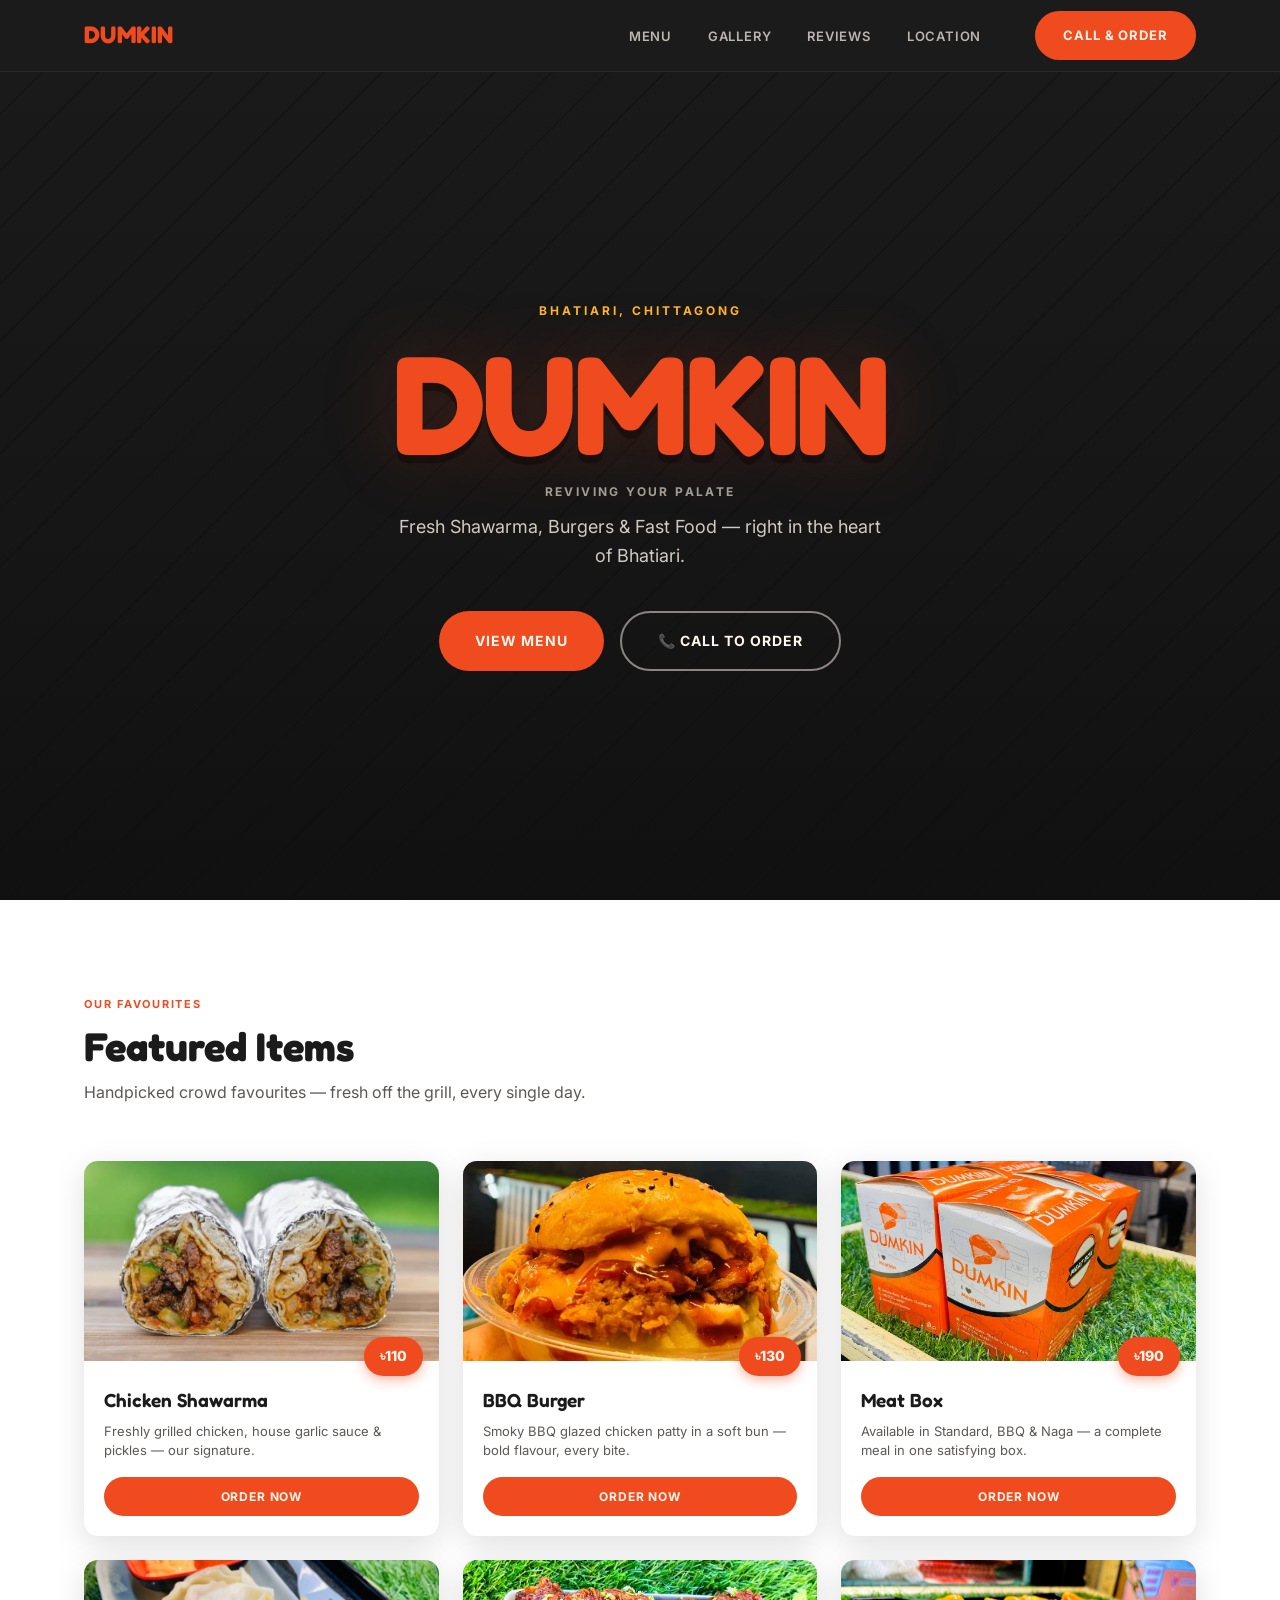
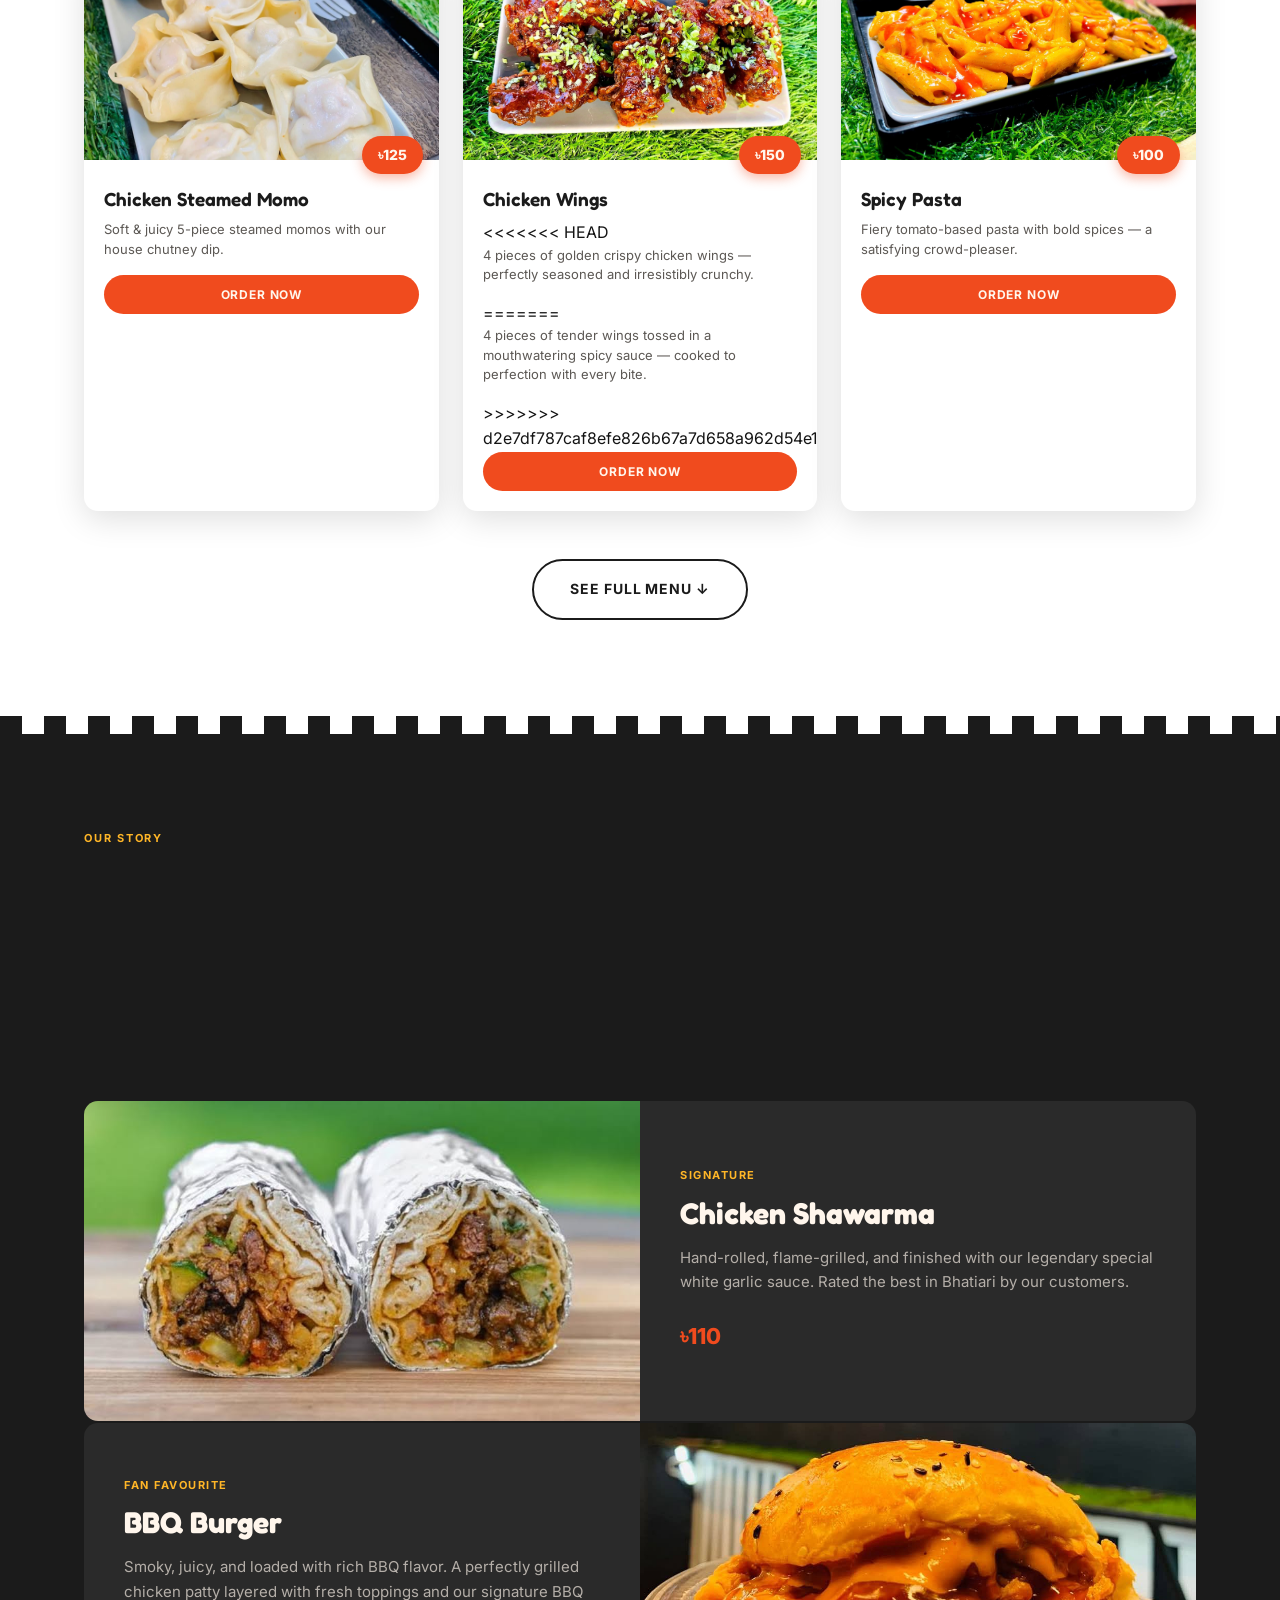
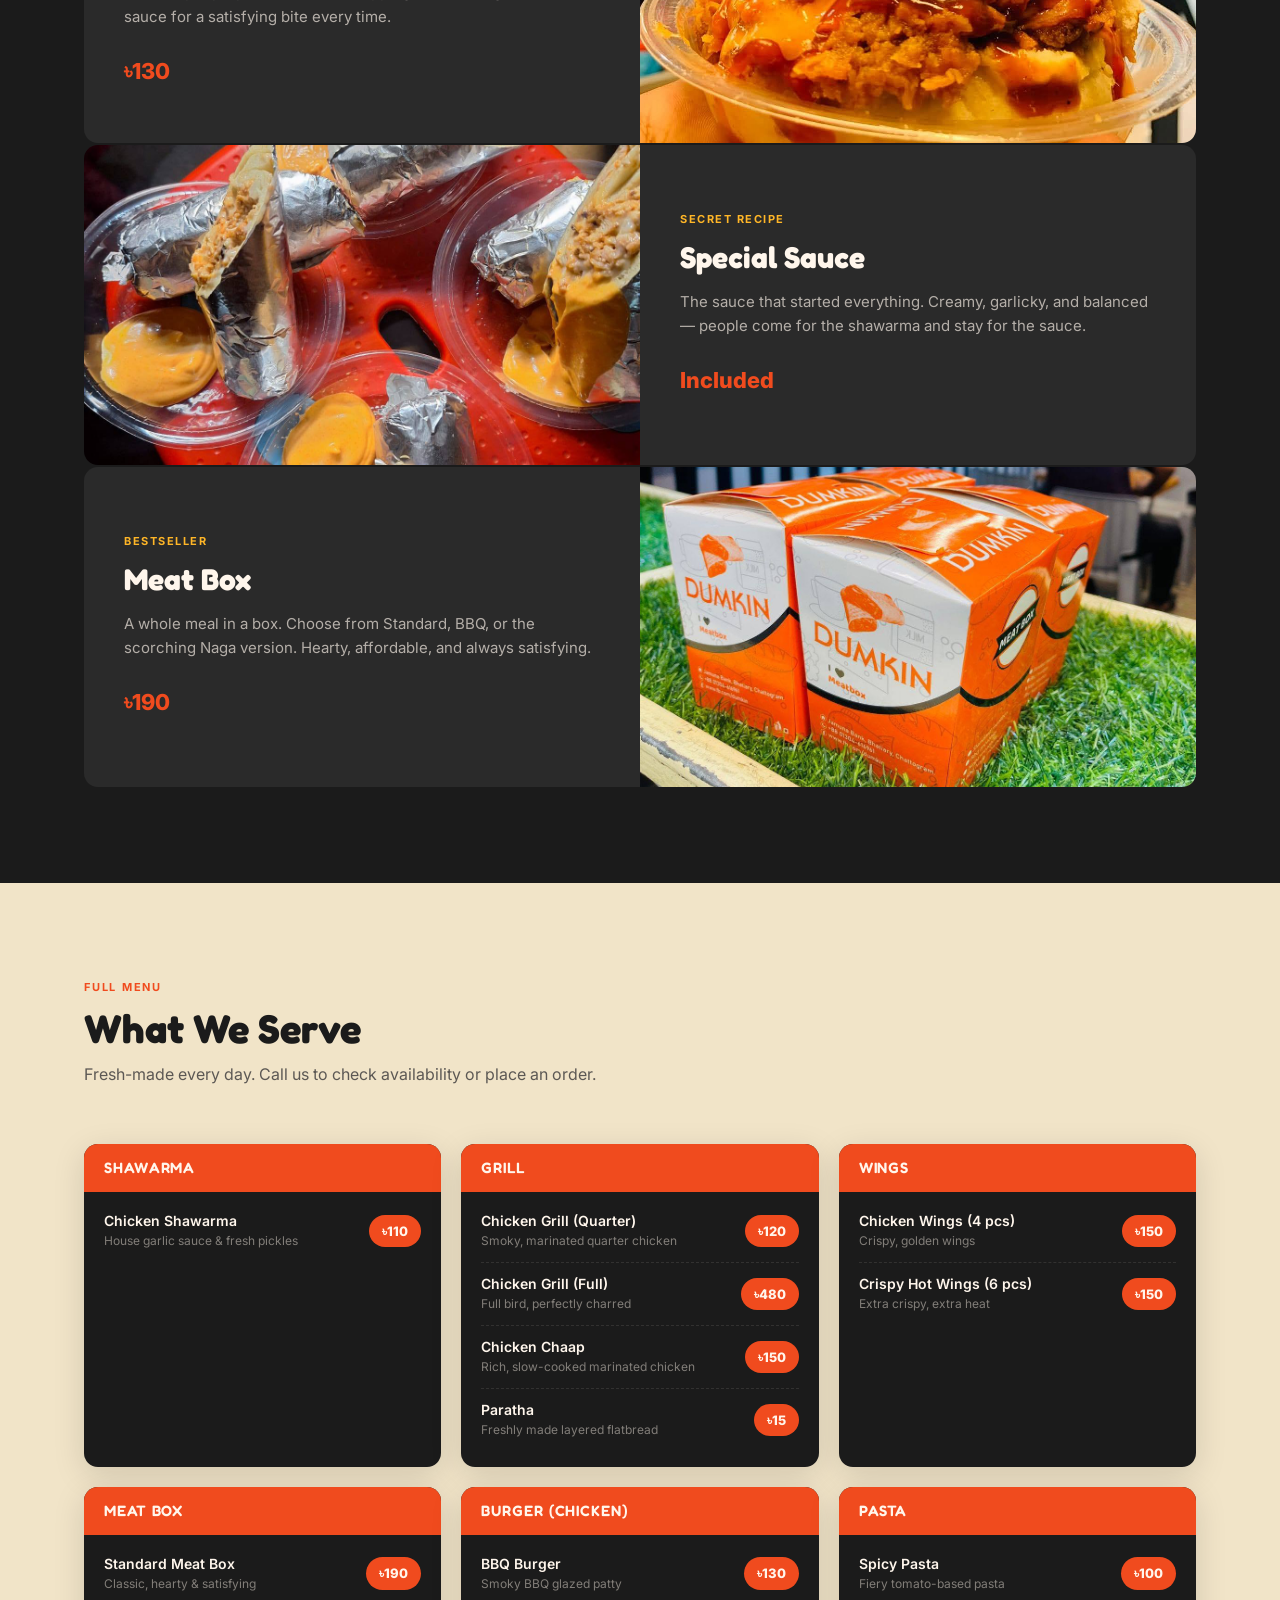
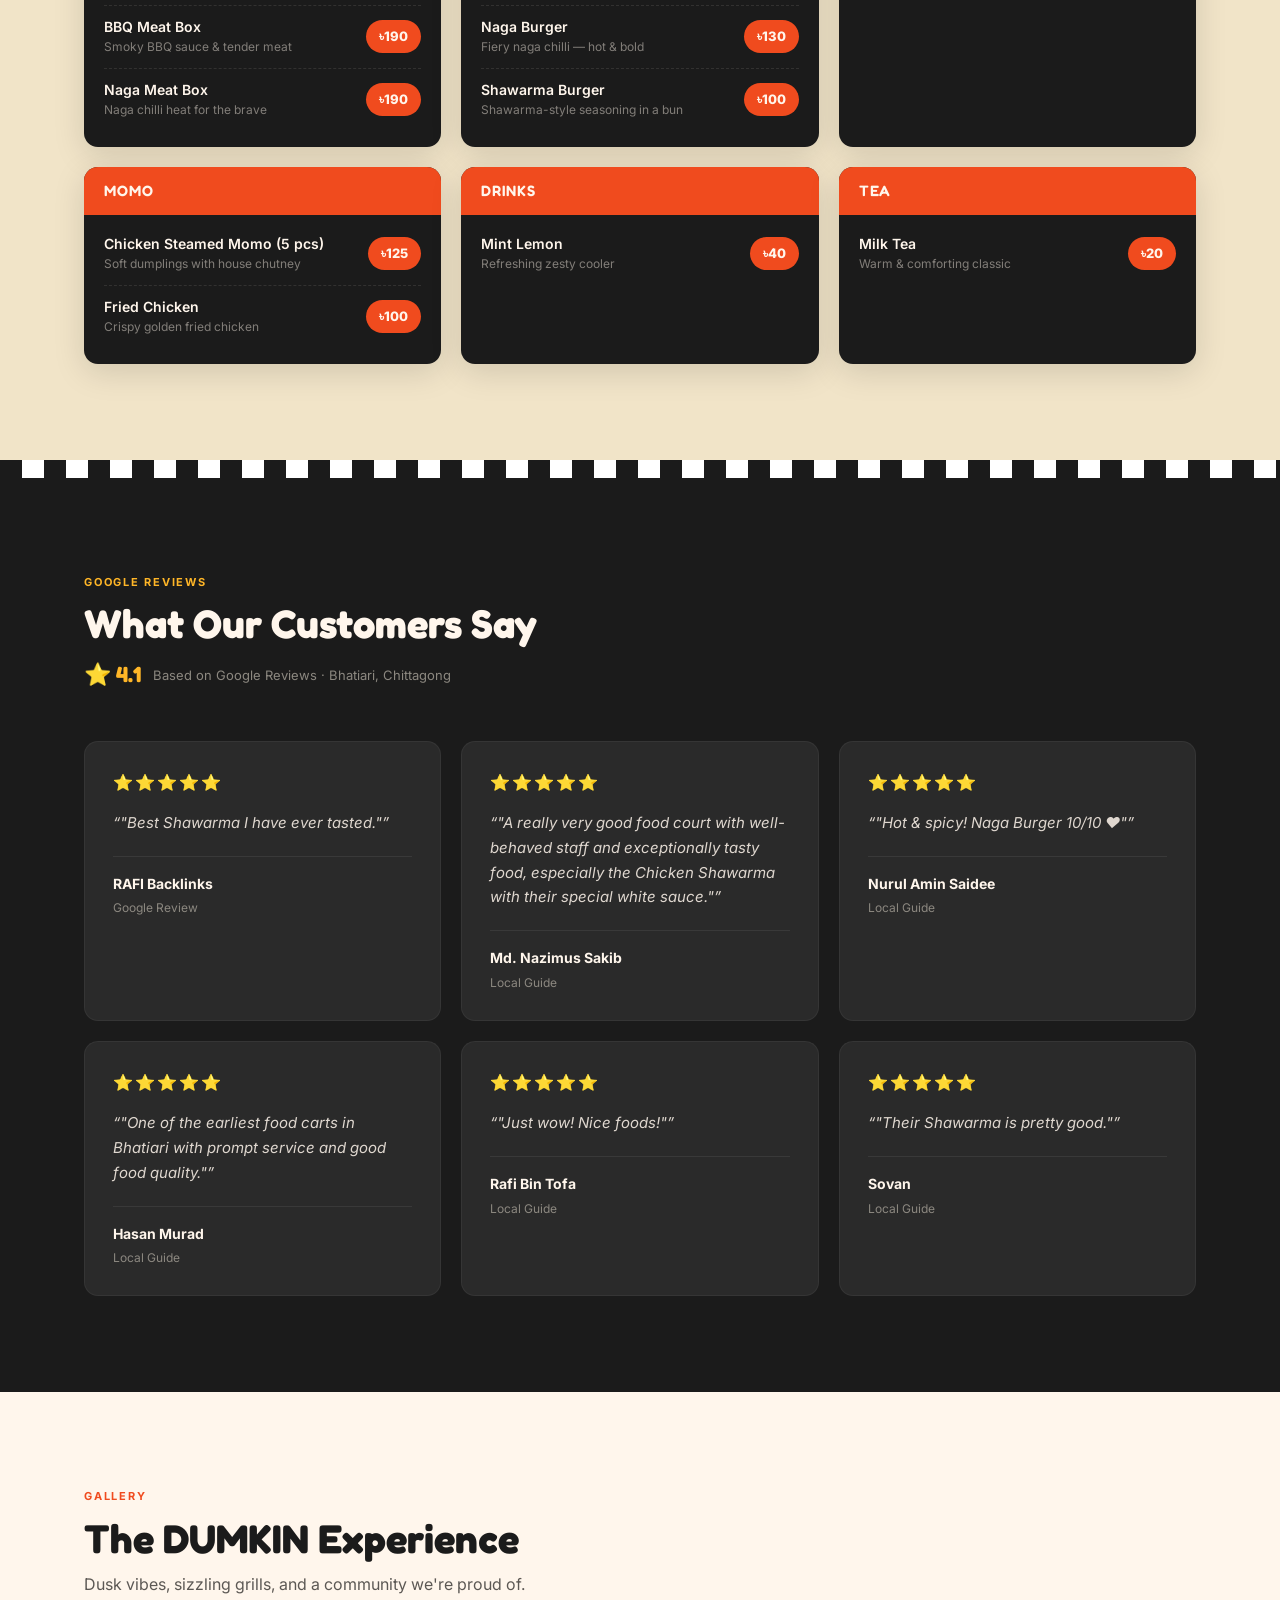
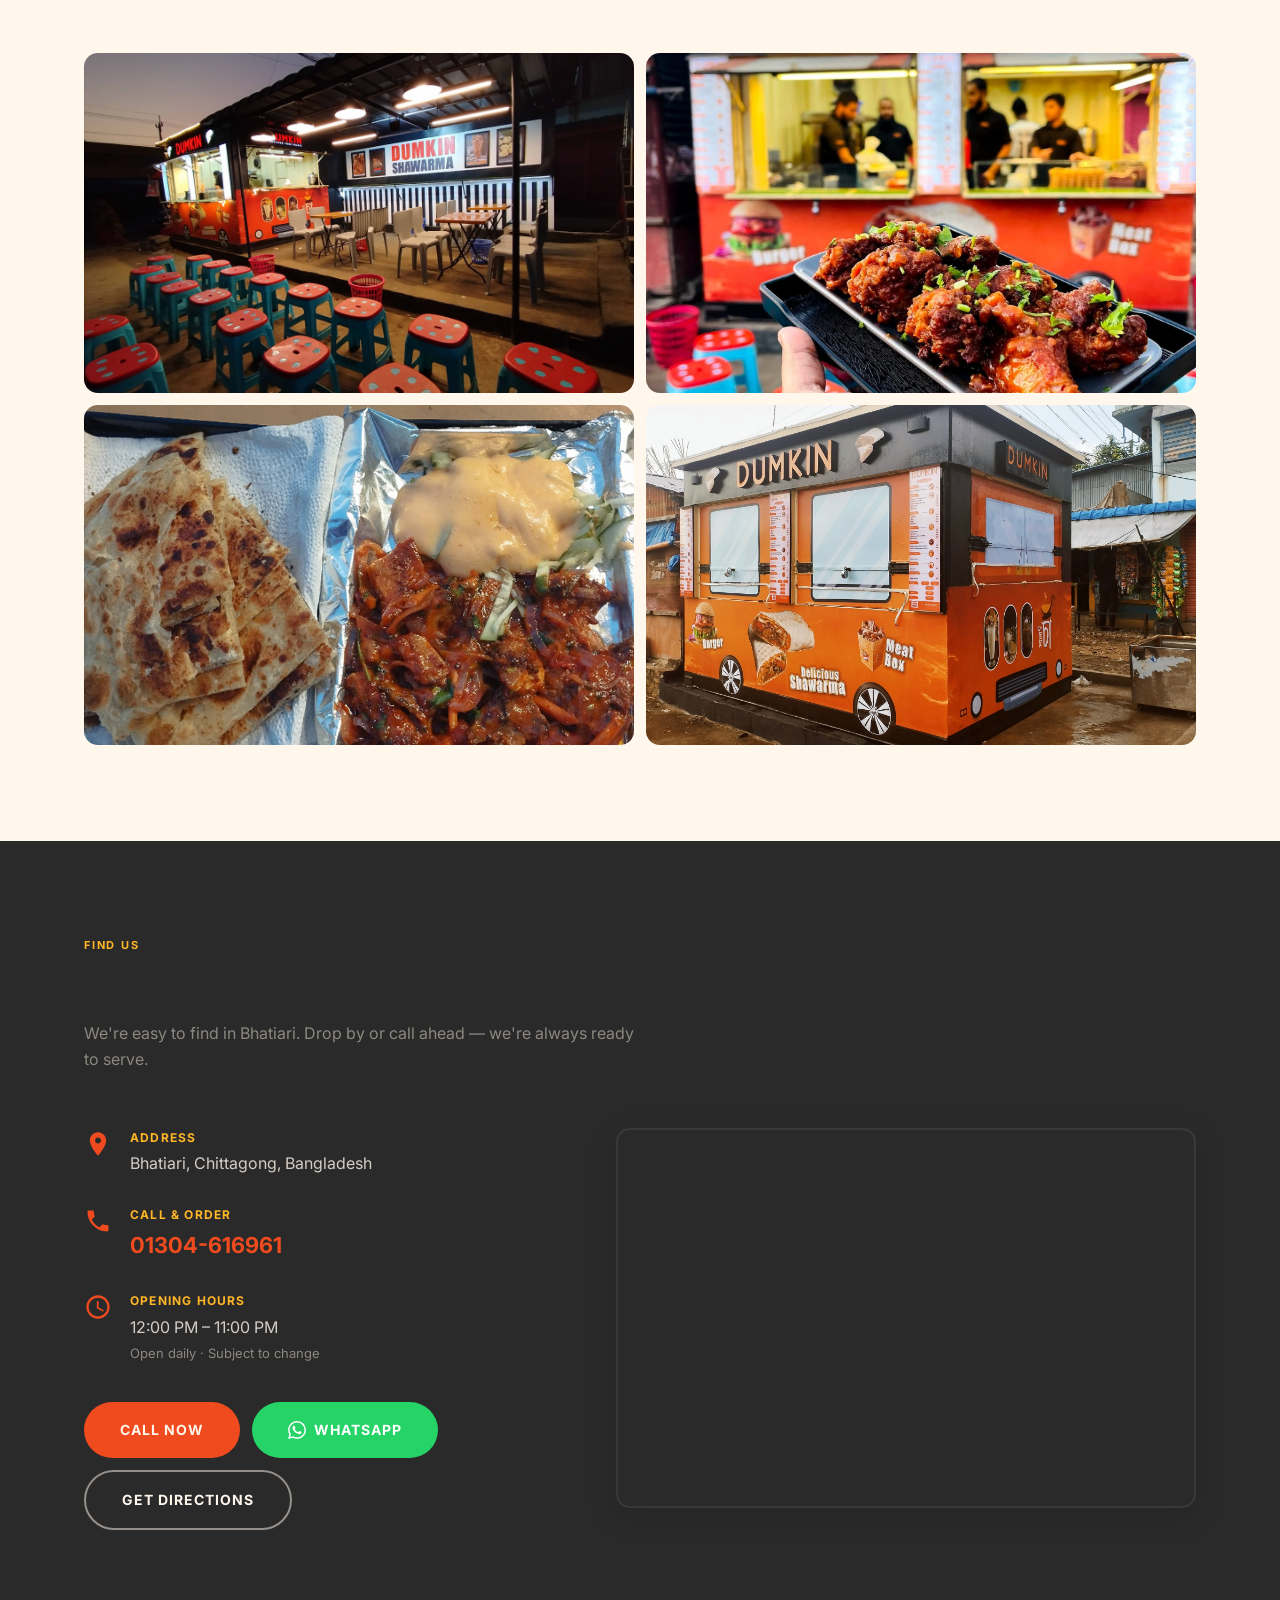
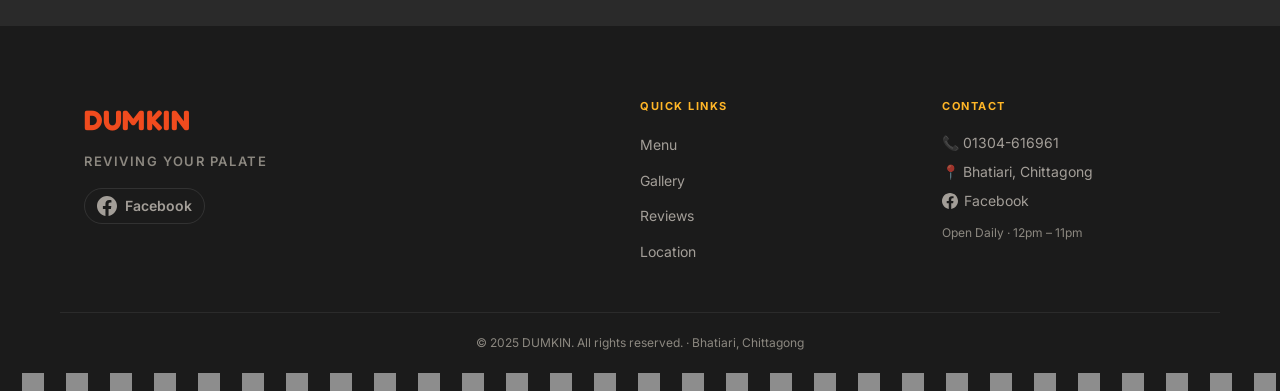
<file: index.html>
<!DOCTYPE html>
<html lang="en">

<head>
  <meta charset="UTF-8">
  <meta name="viewport" content="width=device-width, initial-scale=1.0">
  <title>DUMKIN — Fresh Shawarma, Burgers & Fast Food in Bhatiari, Chittagong</title>
  <meta name="description"
    content="DUMKIN is Bhatiari's most popular fast-food destination serving freshly prepared Chicken Shawarma, BBQ Burgers, Meat Box, Momos and more. Accessible to all of Chittagong. Call to order: 01304616961.">
  <meta name="keywords"
    content="Dumkin, Bhatiari, Chittagong, fast food, shawarma, burger, momos, meat box, Naga burger, food cart">
  <link rel="preconnect" href="https://fonts.googleapis.com">
  <link rel="preconnect" href="https://fonts.gstatic.com" crossorigin>
  <link
    href="https://fonts.googleapis.com/css2?family=Fredoka:wght@400;500;600;700&family=Inter:ital,wght@0,400;0,500;0,600;0,700;0,800;1,400&display=swap"
    rel="stylesheet">
  <link rel="stylesheet" href="style.css">
</head>

<body>

  <!-- ==================== NAVIGATION ==================== -->
  <nav class="nav" id="nav" role="navigation" aria-label="Main navigation">
    <div class="nav__inner">
      <a href="#hero" class="nav__logo" aria-label="DUMKIN Home">DUMKIN</a>
      <ul class="nav__links" id="nav-links" role="list">
        <li><a href="#menu" class="nav__link">Menu</a></li>
        <li><a href="#gallery" class="nav__link">Gallery</a></li>
        <li><a href="#reviews" class="nav__link">Reviews</a></li>
        <li><a href="#visit" class="nav__link">Location</a></li>
      </ul>
      <a href="tel:01304616961" class="btn btn-primary nav__cta" id="nav-cta">Call & Order</a>
      <button class="nav__burger" id="nav-burger" aria-label="Open menu" aria-expanded="false"
        aria-controls="nav-links">
        <span></span><span></span><span></span>
      </button>
    </div>
  </nav>

  <!-- ==================== HERO ==================== -->
  <section class="hero" id="hero" aria-label="Hero">
    <div class="hero__bg">
      <div class="hero__scrim"></div>
      <div class="hero__texture"></div>
    </div>
    <div class="hero__content">
      <p class="hero__eyebrow">Bhatiari, Chittagong</p>
      <h1 class="hero__title">DUMKIN</h1>
      <p class="hero__tagline">Reviving Your Palate</p>
      <p class="hero__sub">Fresh Shawarma, Burgers & Fast Food — right in the heart of Bhatiari.</p>
      <div class="hero__actions">
        <a href="#menu" class="btn btn-primary btn--lg" id="hero-view-menu">View Menu</a>
        <a href="tel:01304616961" class="btn btn-ghost btn--lg" id="hero-call">📞 Call to Order</a>
      </div>
    </div>

  </section>

  <!-- ==================== FEATURED MENU ==================== -->
  <section class="section section--light" id="menu" aria-labelledby="featured-title">
    <div class="wrap">
      <span class="eyebrow">Our Favourites</span>
      <h2 class="section-title" id="featured-title">Featured Items</h2>
      <p class="section-sub">Handpicked crowd favourites — fresh off the grill, every single day.</p>

      <div class="card-grid" id="featured-grid">

        <article class="food-card" id="card-shawarma">
          <div class="food-card__img">
            <img src="Food_Images/Chicken Shawarma.jpg" alt="Chicken Shawarma" class="food-card__photo">
          </div>
          <div class="price-bubble">৳110</div>
          <div class="food-card__body">
            <h3 class="food-card__name">Chicken Shawarma</h3>
            <p class="food-card__desc">Freshly grilled chicken, house garlic sauce & pickles — our signature.</p>
            <a href="tel:01304616961" class="btn btn-primary btn--sm food-card__order">Order Now</a>
          </div>
        </article>

        <article class="food-card" id="card-naga">
          <div class="food-card__img">
            <img src="Food_Images/BBQ Burger.jpg" alt="BBQ Burger" class="food-card__photo">
          </div>
          <div class="price-bubble">৳130</div>
          <div class="food-card__body">
            <h3 class="food-card__name">BBQ Burger</h3>
            <p class="food-card__desc">Smoky BBQ glazed chicken patty in a soft bun — bold flavour, every bite.</p>
            <a href="tel:01304616961" class="btn btn-primary btn--sm food-card__order">Order Now</a>
          </div>
        </article>

        <article class="food-card" id="card-meatbox">
          <div class="food-card__img">
            <img src="Food_Images/Meat Box.jpg" alt="Meat Box" class="food-card__photo">
          </div>
          <div class="price-bubble">৳190</div>
          <div class="food-card__body">
            <h3 class="food-card__name">Meat Box</h3>
            <p class="food-card__desc">Available in Standard, BBQ & Naga — a complete meal in one satisfying box.</p>
            <a href="tel:01304616961" class="btn btn-primary btn--sm food-card__order">Order Now</a>
          </div>
        </article>

        <article class="food-card" id="card-momo">
          <div class="food-card__img">
            <img src="Food_Images/Chicken Steamed Momo.jpg" alt="Chicken Steamed Momo" class="food-card__photo">
          </div>
          <div class="price-bubble">৳125</div>
          <div class="food-card__body">
            <h3 class="food-card__name">Chicken Steamed Momo</h3>
            <p class="food-card__desc">Soft & juicy 5-piece steamed momos with our house chutney dip.</p>
            <a href="tel:01304616961" class="btn btn-primary btn--sm food-card__order">Order Now</a>
          </div>
        </article>

        <article class="food-card" id="card-wings">
          <div class="food-card__img">
            <img src="Food_Images/Chicken Wings.jpg" alt="Chicken Wings" class="food-card__photo">
          </div>
          <div class="price-bubble">৳150</div>
          <div class="food-card__body">
            <h3 class="food-card__name">Chicken Wings</h3>
            <<<<<<< HEAD <p class="food-card__desc">4 pieces of golden crispy chicken wings — perfectly seasoned and
              irresistibly
              crunchy.</p>
              =======
              <p class="food-card__desc">4 pieces of tender wings tossed in a mouthwatering spicy sauce — cooked to
                perfection with every bite.</p>
              >>>>>>> d2e7df787caf8efe826b67a7d658a962d54e1efb
              <a href="tel:01304616961" class="btn btn-primary btn--sm food-card__order">Order Now</a>
          </div>
        </article>

        <article class="food-card" id="card-chaap">
          <div class="food-card__img">
            <img src="Food_Images/Spicy Pasta.jpg" alt="Spicy Pasta" class="food-card__photo">
          </div>
          <div class="price-bubble">৳100</div>
          <div class="food-card__body">
            <h3 class="food-card__name">Spicy Pasta</h3>
            <p class="food-card__desc">Fiery tomato-based pasta with bold spices — a satisfying crowd-pleaser.</p>
            <a href="tel:01304616961" class="btn btn-primary btn--sm food-card__order">Order Now</a>
          </div>
        </article>

      </div>

      <div class="section-cta">
        <a href="#full-menu" class="btn btn-secondary btn--lg" id="view-full-menu">See Full Menu ↓</a>
      </div>
    </div>
  </section>

  <!-- ==================== STRIPE DIVIDER ==================== -->
  <div class="stripe-divider" aria-hidden="true"></div>

  <!-- ==================== ABOUT / SIGNATURE ==================== -->
  <section class="section section--dark" id="about" aria-labelledby="about-title">
    <div class="wrap">
      <span class="eyebrow eyebrow--gold">Our Story</span>
      <h2 class="section-title section-title--light" id="about-title">Born on the Streets of Bhatiari</h2>
      <p class="about__para">DUMKIN has become a beloved fast-food destination in Bhatiari, Chittagong — serving freshly
        prepared shawarma, burgers, momos, and grills at prices that make great food accessible to everyone. What
        started as one of the first food carts in the area has grown into a proper sit-down spot, without ever losing
        its street-food soul.</p>

      <div class="signature-grid" id="signature-grid" aria-label="Signature dishes">

        <div class="sig-card" id="sig-shawarma">
          <div class="sig-card__img">
            <img src="Food_Images/Chicken Shawarma.jpg" alt="Chicken Shawarma" class="sig-card__photo">
          </div>
          <div class="sig-card__content">
            <span class="sig-card__tag">Signature</span>
            <h3 class="sig-card__title">Chicken Shawarma</h3>
            <p class="sig-card__desc">Hand-rolled, flame-grilled, and finished with our legendary special white garlic
              sauce. Rated the best in Bhatiari by our customers.</p>
            <div class="sig-card__price">৳110</div>
          </div>
        </div>

        <div class="sig-card sig-card--reverse" id="sig-naga">
          <div class="sig-card__img">
            <img src="Food_Images/BBQ Burger.jpg" alt="BBQ Burger" class="sig-card__photo">
          </div>
          <div class="sig-card__content">
            <span class="sig-card__tag">Fan Favourite</span>
            <h3 class="sig-card__title">BBQ Burger</h3>
            <p class="sig-card__desc">Smoky, juicy, and loaded with rich BBQ flavor. A perfectly grilled chicken patty
              layered with fresh toppings and our signature BBQ sauce for a satisfying bite every time.</p>
            <div class="sig-card__price">৳130</div>
          </div>
        </div>

        <div class="sig-card" id="sig-whitesauce">
          <div class="sig-card__img">
            <img src="Food_Images/Special Sauce.jpg" alt="Special Sauce" class="sig-card__photo">
          </div>
          <div class="sig-card__content">
            <span class="sig-card__tag">Secret Recipe</span>
            <h3 class="sig-card__title">Special Sauce</h3>
            <p class="sig-card__desc">The sauce that started everything. Creamy, garlicky, and balanced — people come
              for the shawarma and stay for the sauce.</p>
            <div class="sig-card__price">Included</div>
          </div>
        </div>

        <div class="sig-card sig-card--reverse" id="sig-meatbox">
          <div class="sig-card__img">
            <img src="Food_Images/Meat Box.jpg" alt="Meat Box" class="sig-card__photo">
          </div>
          <div class="sig-card__content">
            <span class="sig-card__tag">Bestseller</span>
            <h3 class="sig-card__title">Meat Box</h3>
            <p class="sig-card__desc">A whole meal in a box. Choose from Standard, BBQ, or the scorching Naga version.
              Hearty, affordable, and always satisfying.</p>
            <div class="sig-card__price">৳190</div>
          </div>
        </div>

      </div>
    </div>
  </section>

  <!-- ==================== FULL MENU ==================== -->
  <section class="section section--tan" id="full-menu" aria-labelledby="menu-title">
    <div class="wrap">
      <span class="eyebrow">Full Menu</span>
      <h2 class="section-title" id="menu-title">What We Serve</h2>
      <p class="section-sub">Fresh-made every day. Call us to check availability or place an order.</p>

      <div class="menu-board" id="menu-board">

        <div class="menu-category" id="menu-shawarma">
          <div class="menu-cat-header">Shawarma</div>
          <div class="menu-rows">
            <div class="menu-row">
              <div class="menu-item-info"><span class="menu-item-name">Chicken Shawarma</span><span
                  class="menu-item-desc">House garlic sauce & fresh pickles</span></div><span
                class="price-bubble price-bubble--sm">৳110</span>
            </div>
          </div>
        </div>

        <div class="menu-category" id="menu-grill">
          <div class="menu-cat-header">Grill</div>
          <div class="menu-rows">
            <div class="menu-row">
              <div class="menu-item-info"><span class="menu-item-name">Chicken Grill (Quarter)</span><span
                  class="menu-item-desc">Smoky, marinated quarter chicken</span></div><span
                class="price-bubble price-bubble--sm">৳120</span>
            </div>
            <div class="menu-row">
              <div class="menu-item-info"><span class="menu-item-name">Chicken Grill (Full)</span><span
                  class="menu-item-desc">Full bird, perfectly charred</span></div><span
                class="price-bubble price-bubble--sm">৳480</span>
            </div>
            <div class="menu-row">
              <div class="menu-item-info"><span class="menu-item-name">Chicken Chaap</span><span
                  class="menu-item-desc">Rich, slow-cooked marinated chicken</span></div><span
                class="price-bubble price-bubble--sm">৳150</span>
            </div>
            <div class="menu-row">
              <div class="menu-item-info"><span class="menu-item-name">Paratha</span><span
                  class="menu-item-desc">Freshly made layered flatbread</span></div><span
                class="price-bubble price-bubble--sm">৳15</span>
            </div>
          </div>
        </div>

        <div class="menu-category" id="menu-wings">
          <div class="menu-cat-header">Wings</div>
          <div class="menu-rows">
            <div class="menu-row">
              <div class="menu-item-info"><span class="menu-item-name">Chicken Wings (4 pcs)</span><span
                  class="menu-item-desc">Crispy, golden wings</span></div><span
                class="price-bubble price-bubble--sm">৳150</span>
            </div>
            <div class="menu-row">
              <div class="menu-item-info"><span class="menu-item-name">Crispy Hot Wings (6 pcs)</span><span
                  class="menu-item-desc">Extra crispy, extra heat</span></div><span
                class="price-bubble price-bubble--sm">৳150</span>
            </div>
          </div>
        </div>

        <div class="menu-category" id="menu-meatbox">
          <div class="menu-cat-header">Meat Box</div>
          <div class="menu-rows">
            <div class="menu-row">
              <div class="menu-item-info"><span class="menu-item-name">Standard Meat Box</span><span
                  class="menu-item-desc">Classic, hearty & satisfying</span></div><span
                class="price-bubble price-bubble--sm">৳190</span>
            </div>
            <div class="menu-row">
              <div class="menu-item-info"><span class="menu-item-name">BBQ Meat Box</span><span
                  class="menu-item-desc">Smoky BBQ sauce & tender meat</span></div><span
                class="price-bubble price-bubble--sm">৳190</span>
            </div>
            <div class="menu-row">
              <div class="menu-item-info"><span class="menu-item-name">Naga Meat Box</span><span
                  class="menu-item-desc">Naga chilli heat for the brave</span></div><span
                class="price-bubble price-bubble--sm">৳190</span>
            </div>
          </div>
        </div>

        <div class="menu-category" id="menu-burger">
          <div class="menu-cat-header">Burger (Chicken)</div>
          <div class="menu-rows">
            <div class="menu-row">
              <div class="menu-item-info"><span class="menu-item-name">BBQ Burger</span><span
                  class="menu-item-desc">Smoky BBQ glazed patty</span></div><span
                class="price-bubble price-bubble--sm">৳130</span>
            </div>
            <div class="menu-row">
              <div class="menu-item-info"><span class="menu-item-name">Naga Burger</span><span
                  class="menu-item-desc">Fiery naga chilli — hot & bold</span></div><span
                class="price-bubble price-bubble--sm">৳130</span>
            </div>
            <div class="menu-row">
              <div class="menu-item-info"><span class="menu-item-name">Shawarma Burger</span><span
                  class="menu-item-desc">Shawarma-style seasoning in a bun</span></div><span
                class="price-bubble price-bubble--sm">৳100</span>
            </div>
          </div>
        </div>

        <div class="menu-category" id="menu-pasta">
          <div class="menu-cat-header">Pasta</div>
          <div class="menu-rows">
            <div class="menu-row">
              <div class="menu-item-info"><span class="menu-item-name">Spicy Pasta</span><span
                  class="menu-item-desc">Fiery tomato-based pasta</span></div><span
                class="price-bubble price-bubble--sm">৳100</span>
            </div>

          </div>
        </div>

        <div class="menu-category" id="menu-momo">
          <div class="menu-cat-header">Momo</div>
          <div class="menu-rows">
            <div class="menu-row">
              <div class="menu-item-info"><span class="menu-item-name">Chicken Steamed Momo (5 pcs)</span><span
                  class="menu-item-desc">Soft dumplings with house chutney</span></div><span
                class="price-bubble price-bubble--sm">৳125</span>
            </div>
            <div class="menu-row">
              <div class="menu-item-info"><span class="menu-item-name">Fried Chicken</span><span
                  class="menu-item-desc">Crispy golden fried chicken</span></div><span
                class="price-bubble price-bubble--sm">৳100</span>
            </div>
          </div>
        </div>

        <div class="menu-category" id="menu-drinks">
          <div class="menu-cat-header">Drinks</div>
          <div class="menu-rows">
            <div class="menu-row">
              <div class="menu-item-info"><span class="menu-item-name">Mint Lemon</span><span
                  class="menu-item-desc">Refreshing zesty cooler</span></div><span
                class="price-bubble price-bubble--sm">৳40</span>
            </div>
          </div>
        </div>

        <div class="menu-category" id="menu-tea">
          <div class="menu-cat-header">Tea</div>
          <div class="menu-rows">
            <div class="menu-row">
              <div class="menu-item-info"><span class="menu-item-name">Milk Tea</span><span class="menu-item-desc">Warm
                  & comforting classic</span></div><span class="price-bubble price-bubble--sm">৳20</span>
            </div>
          </div>
        </div>

      </div>
    </div>
  </section>

  <!-- ==================== STRIPE DIVIDER ==================== -->
  <div class="stripe-divider" aria-hidden="true"></div>

  <!-- ==================== REVIEWS ==================== -->
  <section class="section section--dark" id="reviews" aria-labelledby="reviews-title">
    <div class="wrap">
      <span class="eyebrow eyebrow--gold">Google Reviews</span>
      <h2 class="section-title section-title--light" id="reviews-title">What Our Customers Say</h2>
      <div class="reviews-meta">
        <span class="reviews-score">⭐ 4.1</span>
        <span class="reviews-count">Based on Google Reviews · Bhatiari, Chittagong</span>
      </div>

      <div class="reviews-grid" id="reviews-grid">

        <article class="review-card" id="review-1">
          <div class="review-card__stars">⭐⭐⭐⭐⭐</div>
          <blockquote class="review-card__quote">"Best Shawarma I have ever tasted."</blockquote>
          <footer class="review-card__footer">
            <span class="review-card__name">RAFI Backlinks</span>
            <span class="review-card__source">Google Review</span>
          </footer>
        </article>

        <article class="review-card" id="review-2">
          <div class="review-card__stars">⭐⭐⭐⭐⭐</div>
          <blockquote class="review-card__quote">"A really very good food court with well-behaved staff and
            exceptionally tasty food, especially the Chicken Shawarma with their special white sauce."</blockquote>
          <footer class="review-card__footer">
            <span class="review-card__name">Md. Nazimus Sakib</span>
            <span class="review-card__source">Local Guide</span>
          </footer>
        </article>

        <article class="review-card" id="review-3">
          <div class="review-card__stars">⭐⭐⭐⭐⭐</div>
          <blockquote class="review-card__quote">"Hot &amp; spicy! Naga Burger 10/10 ❤️"</blockquote>
          <footer class="review-card__footer">
            <span class="review-card__name">Nurul Amin Saidee</span>
            <span class="review-card__source">Local Guide</span>
          </footer>
        </article>

        <article class="review-card" id="review-4">
          <div class="review-card__stars">⭐⭐⭐⭐⭐</div>
          <blockquote class="review-card__quote">"One of the earliest food carts in Bhatiari with prompt service and
            good food quality."</blockquote>
          <footer class="review-card__footer">
            <span class="review-card__name">Hasan Murad</span>
            <span class="review-card__source">Local Guide</span>
          </footer>
        </article>

        <article class="review-card" id="review-5">
          <div class="review-card__stars">⭐⭐⭐⭐⭐</div>
          <blockquote class="review-card__quote">"Just wow! Nice foods!"</blockquote>
          <footer class="review-card__footer">
            <span class="review-card__name">Rafi Bin Tofa</span>
            <span class="review-card__source">Local Guide</span>
          </footer>
        </article>

        <article class="review-card" id="review-6">
          <div class="review-card__stars">⭐⭐⭐⭐⭐</div>
          <blockquote class="review-card__quote">"Their Shawarma is pretty good."</blockquote>
          <footer class="review-card__footer">
            <span class="review-card__name">Sovan</span>
            <span class="review-card__source">Local Guide</span>
          </footer>
        </article>

      </div>
    </div>
  </section>

  <!-- ==================== GALLERY ==================== -->
  <section class="section section--cream" id="gallery" aria-labelledby="gallery-title">
    <div class="wrap">
      <span class="eyebrow">Gallery</span>
      <h2 class="section-title" id="gallery-title">The DUMKIN Experience</h2>
      <p class="section-sub">Dusk vibes, sizzling grills, and a community we're proud of.</p>

      <div class="gallery-grid" id="gallery-grid" role="list">
        <div class="gallery-item" role="listitem">
          <img src="Gallery_Images/Gallery1.png" alt="DUMKIN Experience" class="gallery-item__photo">
        </div>
        <div class="gallery-item" role="listitem">
          <img src="Gallery_Images/Gallary2.jpg" alt="DUMKIN Experience" class="gallery-item__photo">
        </div>
        <div class="gallery-item" role="listitem">
          <img src="Gallery_Images/Gallary3.png" alt="DUMKIN Experience" class="gallery-item__photo">
        </div>
        <div class="gallery-item" role="listitem">
          <img src="Gallery_Images/Gallary4.jpg" alt="DUMKIN Experience" class="gallery-item__photo">
        </div>
      </div>
    </div>
  </section>

  <!-- ==================== VISIT US ==================== -->
  <section class="section section--charcoal" id="visit" aria-labelledby="visit-title">
    <div class="wrap">
      <span class="eyebrow eyebrow--gold">Find Us</span>
      <h2 class="section-title section-title--light" id="visit-title">Visit DUMKIN</h2>
      <p class="section-sub section-sub--muted">We're easy to find in Bhatiari. Drop by or call ahead — we're always
        ready to serve.</p>

      <div class="visit-grid">

        <div class="visit-info" id="visit-info">
          <div class="visit-detail" id="visit-address">
            <div class="visit-icon">
              <svg xmlns="http://www.w3.org/2000/svg" viewBox="0 0 24 24" fill="var(--dumkin-orange)" width="28"
                height="28">
                <path
                  d="M12 2C8.13 2 5 5.13 5 9c0 5.25 7 13 7 13s7-7.75 7-13c0-3.87-3.13-7-7-7zm0 9.5c-1.38 0-2.5-1.12-2.5-2.5s1.12-2.5 2.5-2.5 2.5 1.12 2.5 2.5-1.12 2.5-2.5 2.5z" />
              </svg>
            </div>
            <div>
              <strong>Address</strong>
              <p>Bhatiari, Chittagong, Bangladesh</p>
            </div>
          </div>

          <div class="visit-detail" id="visit-phone">
            <div class="visit-icon">
              <svg xmlns="http://www.w3.org/2000/svg" viewBox="0 0 24 24" fill="var(--dumkin-orange)" width="28"
                height="28">
                <path
                  d="M6.62 10.79c1.44 2.83 3.76 5.14 6.59 6.59l2.2-2.2c.27-.27.67-.36 1.02-.24 1.12.37 2.33.57 3.57.57.55 0 1 .45 1 1V20c0 .55-.45 1-1 1-9.39 0-17-7.61-17-17 0-.55.45-1 1-1h3.5c.55 0 1 .45 1 1 0 1.25.2 2.45.57 3.57.11.35.03.74-.25 1.02l-2.2 2.2z" />
              </svg>
            </div>
            <div>
              <strong>Call & Order</strong>
              <p><a href="tel:01304616961" class="visit-phone-link" id="call-link">01304-616961</a></p>
            </div>
          </div>

          <div class="visit-detail" id="visit-hours">
            <div class="visit-icon">
              <svg xmlns="http://www.w3.org/2000/svg" viewBox="0 0 24 24" fill="var(--dumkin-orange)" width="28"
                height="28">
                <path
                  d="M11.99 2C6.47 2 2 6.48 2 12s4.47 10 9.99 10C17.52 22 22 17.52 22 12S17.52 2 11.99 2zM12 20c-4.42 0-8-3.58-8-8s3.58-8 8-8 8 3.58 8 8-3.58 8-8 8zm.5-13H11v6l5.25 3.15.75-1.23-4.5-2.67V7z" />
              </svg>
            </div>
            <div>
              <strong>Opening Hours</strong>
              <p>12:00 PM – 11:00 PM<br><span class="muted">Open daily · Subject to change</span></p>
            </div>
          </div>

          <div class="visit-actions">
            <a href="tel:01304616961" class="btn btn-primary btn--lg" id="visit-call-btn">Call Now</a>
            <a href="https://wa.me/8801304616961" target="_blank" rel="noopener" class="btn btn-whatsapp btn--lg"
              id="visit-whatsapp-btn">
              <svg xmlns="http://www.w3.org/2000/svg" viewBox="0 0 24 24" fill="currentColor" width="18" height="18">
                <path
                  d="M17.472 14.382c-.297-.149-1.758-.867-2.03-.967-.273-.099-.471-.148-.67.15-.197.297-.767.966-.94 1.164-.173.199-.347.223-.644.075-.297-.15-1.255-.463-2.39-1.475-.883-.788-1.48-1.761-1.653-2.059-.173-.297-.018-.458.13-.606.134-.133.298-.347.446-.52.149-.174.198-.298.298-.497.099-.198.05-.371-.025-.52-.075-.149-.669-1.612-.916-2.207-.242-.579-.487-.5-.669-.51-.173-.008-.371-.01-.57-.01-.198 0-.52.074-.792.372-.272.297-1.04 1.016-1.04 2.479 0 1.462 1.065 2.875 1.213 3.074.149.198 2.096 3.2 5.077 4.487.709.306 1.262.489 1.694.625.712.227 1.36.195 1.871.118.571-.085 1.758-.719 2.006-1.413.248-.694.248-1.289.173-1.413-.074-.124-.272-.198-.57-.347m-5.421 7.403h-.004a9.87 9.87 0 01-5.031-1.378l-.361-.214-3.741.982.998-3.648-.235-.374a9.86 9.86 0 01-1.51-5.26c.001-5.45 4.436-9.884 9.888-9.884 2.64 0 5.122 1.03 6.988 2.898a9.825 9.825 0 012.893 6.994c-.003 5.45-4.437 9.884-9.885 9.884m8.413-18.297A11.815 11.815 0 0012.05 0C5.495 0 .16 5.335.157 11.892c0 2.096.547 4.142 1.588 5.945L.057 24l6.305-1.654a11.882 11.882 0 005.683 1.448h.005c6.554 0 11.89-5.335 11.893-11.893a11.821 11.821 0 00-3.48-8.413z" />
              </svg>
              WhatsApp
            </a>
            <a href="https://www.google.com/maps/search/Dumkin+Bhatiari+Chittagong" target="_blank" rel="noopener"
              class="btn btn-ghost btn--lg" id="visit-directions-btn">Get Directions</a>
          </div>
        </div>

        <div class="visit-map" id="visit-map" aria-label="Map showing DUMKIN location in Bhatiari">
          <iframe
            src="https://www.google.com/maps/embed?pb=!1m18!1m12!1m3!1d3688.9843264568!2d91.7894!3d22.5042!2m3!1f0!2f0!3f0!3m2!1i1024!2i768!4f13.1!3m3!1m2!1s0x30acd86b527b4645%3A0x7a86af9ea8d74e28!2sBhatiari%2C%20Chittagong%2C%20Bangladesh!5e0!3m2!1sen!2sbd!4v1690000000000!5m2!1sen!2sbd"
            width="100%" height="100%" style="border:0;" allowfullscreen="" loading="lazy"
            referrerpolicy="no-referrer-when-downgrade" title="DUMKIN location in Bhatiari, Chittagong"></iframe>
        </div>

      </div>
    </div>
  </section>

  <!-- ==================== FOOTER ==================== -->
  <footer class="footer" role="contentinfo">
    <div class="footer__inner wrap">
      <div class="footer__brand">
        <div class="footer__logo">DUMKIN</div>
        <p class="footer__tagline">Reviving Your Palate</p>
        <div class="footer__social">
          <a href="https://www.facebook.com/profile.php?id=61556935949155" target="_blank" rel="noopener"
            class="footer__social-link" aria-label="Follow us on Facebook">
            <svg xmlns="http://www.w3.org/2000/svg" viewBox="0 0 24 24" fill="currentColor" width="20" height="20">
              <path
                d="M24 12.073c0-6.627-5.373-12-12-12s-12 5.373-12 12c0 5.99 4.388 10.954 10.125 11.854v-8.385H7.078v-3.47h3.047V9.43c0-3.007 1.792-4.669 4.533-4.669 1.312 0 2.686.235 2.686.235v2.953H15.83c-1.491 0-1.956.925-1.956 1.874v2.25h3.328l-.532 3.47h-2.796v8.385C19.612 23.027 24 18.062 24 12.073z" />
            </svg>
            Facebook
          </a>
        </div>
      </div>
      <div class="footer__links">
        <h3 class="footer__links-title">Quick Links</h3>
        <ul role="list">
          <li><a href="#menu">Menu</a></li>
          <li><a href="#gallery">Gallery</a></li>
          <li><a href="#reviews">Reviews</a></li>
          <li><a href="#visit">Location</a></li>
        </ul>
      </div>
      <div class="footer__contact">
        <h3 class="footer__links-title">Contact</h3>
        <p><a href="tel:01304616961">📞 01304-616961</a></p>
        <p>📍 Bhatiari, Chittagong</p>
        <a href="https://www.facebook.com/profile.php?id=61556935949155" target="_blank" rel="noopener"
          style="display:inline-flex;align-items:center;gap:6px;color:rgba(255,246,236,0.6);font-size:14px;margin-bottom:8px;">
          <svg xmlns="http://www.w3.org/2000/svg" viewBox="0 0 24 24" fill="currentColor" width="16" height="16">
            <path
              d="M24 12.073c0-6.627-5.373-12-12-12s-12 5.373-12 12c0 5.99 4.388 10.954 10.125 11.854v-8.385H7.078v-3.47h3.047V9.43c0-3.007 1.792-4.669 4.533-4.669 1.312 0 2.686.235 2.686.235v2.953H15.83c-1.491 0-1.956.925-1.956 1.874v2.25h3.328l-.532 3.47h-2.796v8.385C19.612 23.027 24 18.062 24 12.073z" />
          </svg>
          Facebook
        </a>
        <p class="footer__hours">Open Daily · 12pm – 11pm</p>
      </div>
    </div>
    <div class="footer__copy">
      <div class="wrap">
        <p>© 2025 DUMKIN. All rights reserved. · Bhatiari, Chittagong</p>
      </div>
    </div>
    <div class="stripe-divider stripe-divider--footer" aria-hidden="true"></div>
  </footer>

  <script src="script.js"></script>
</body>

</html>
</file>
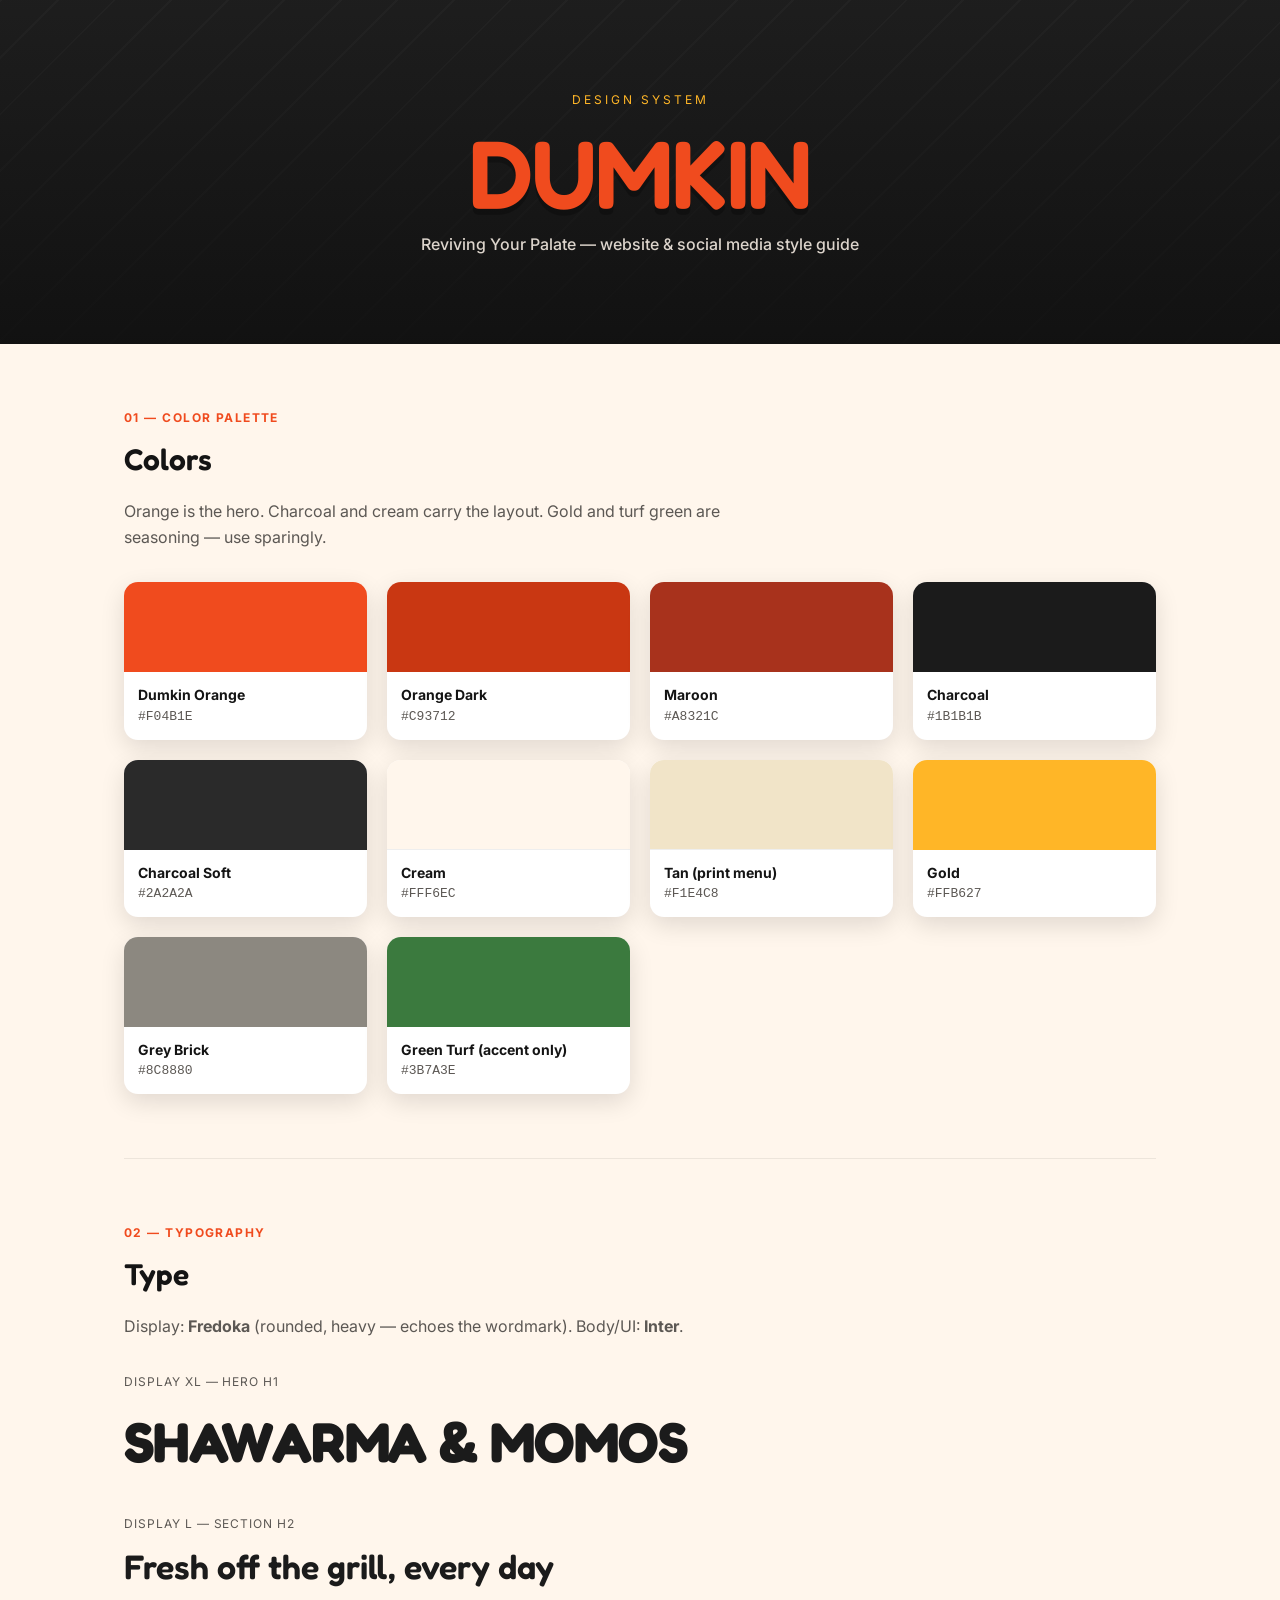
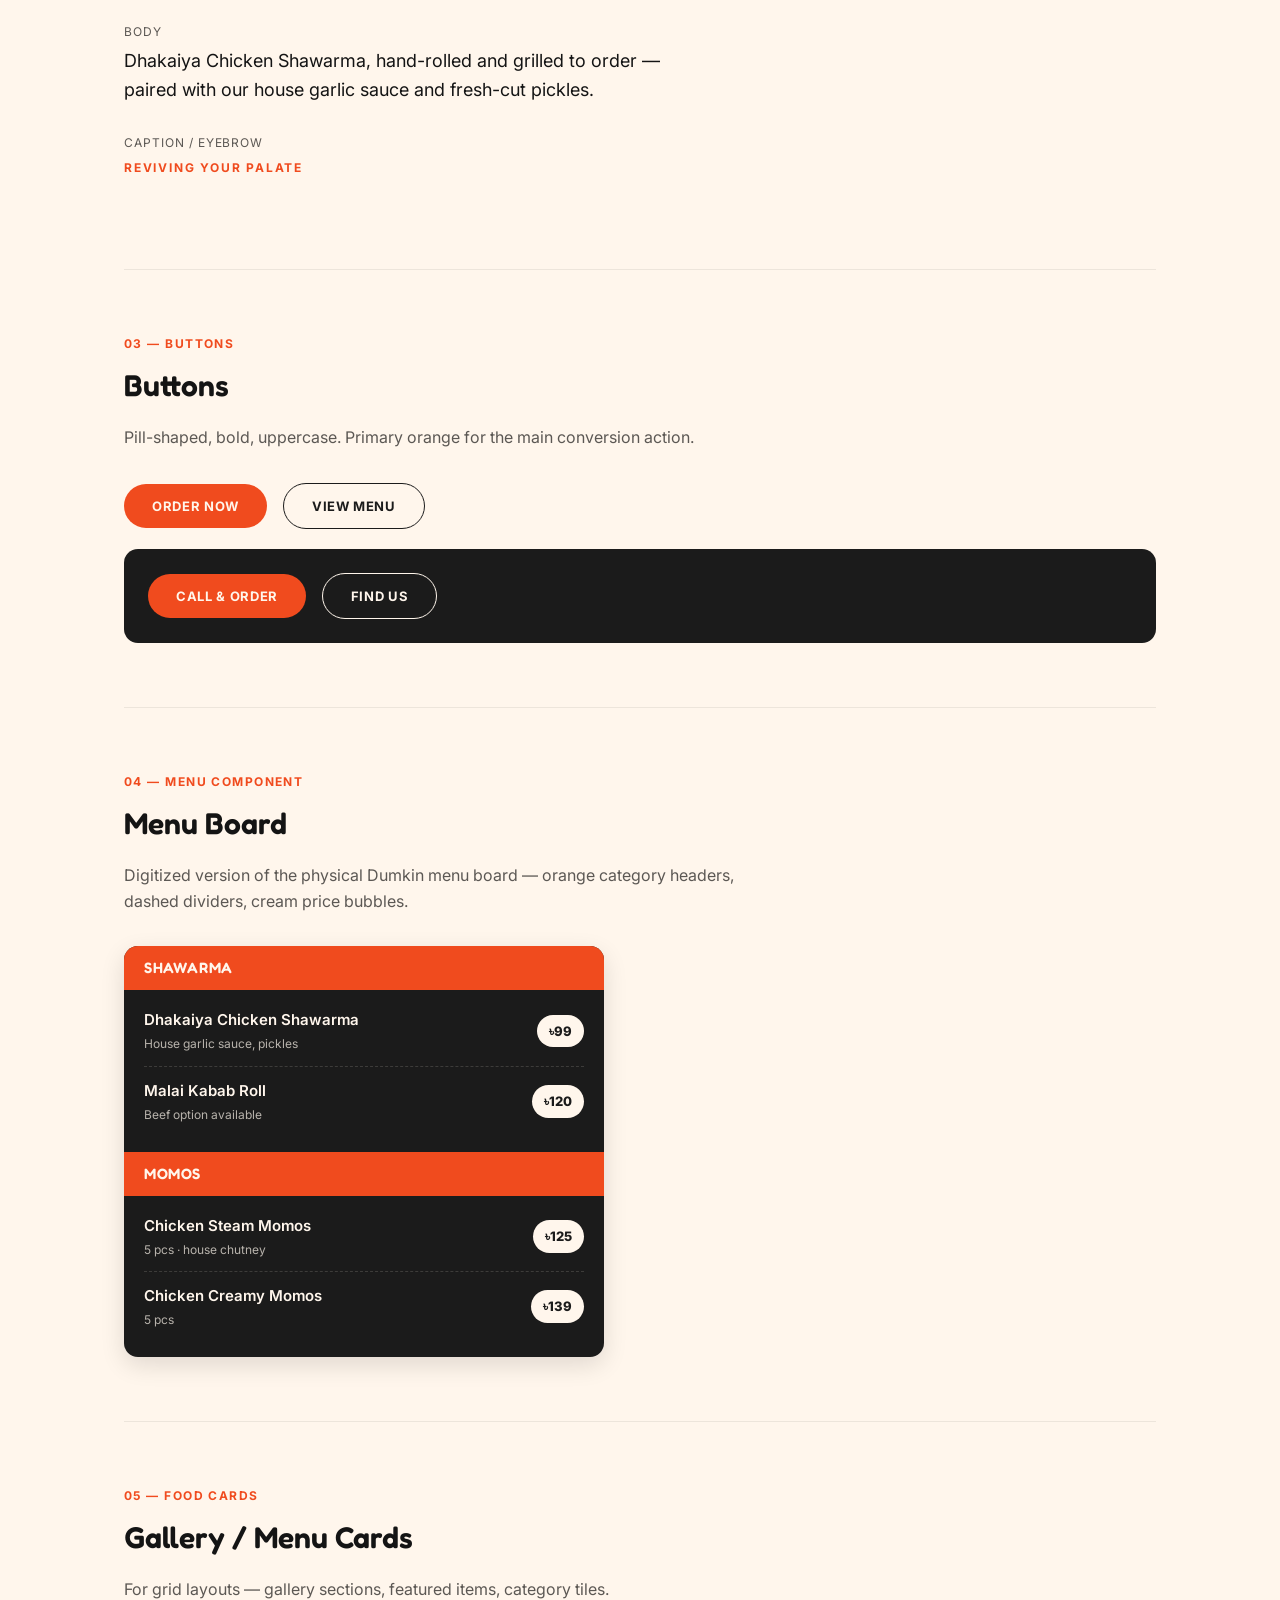
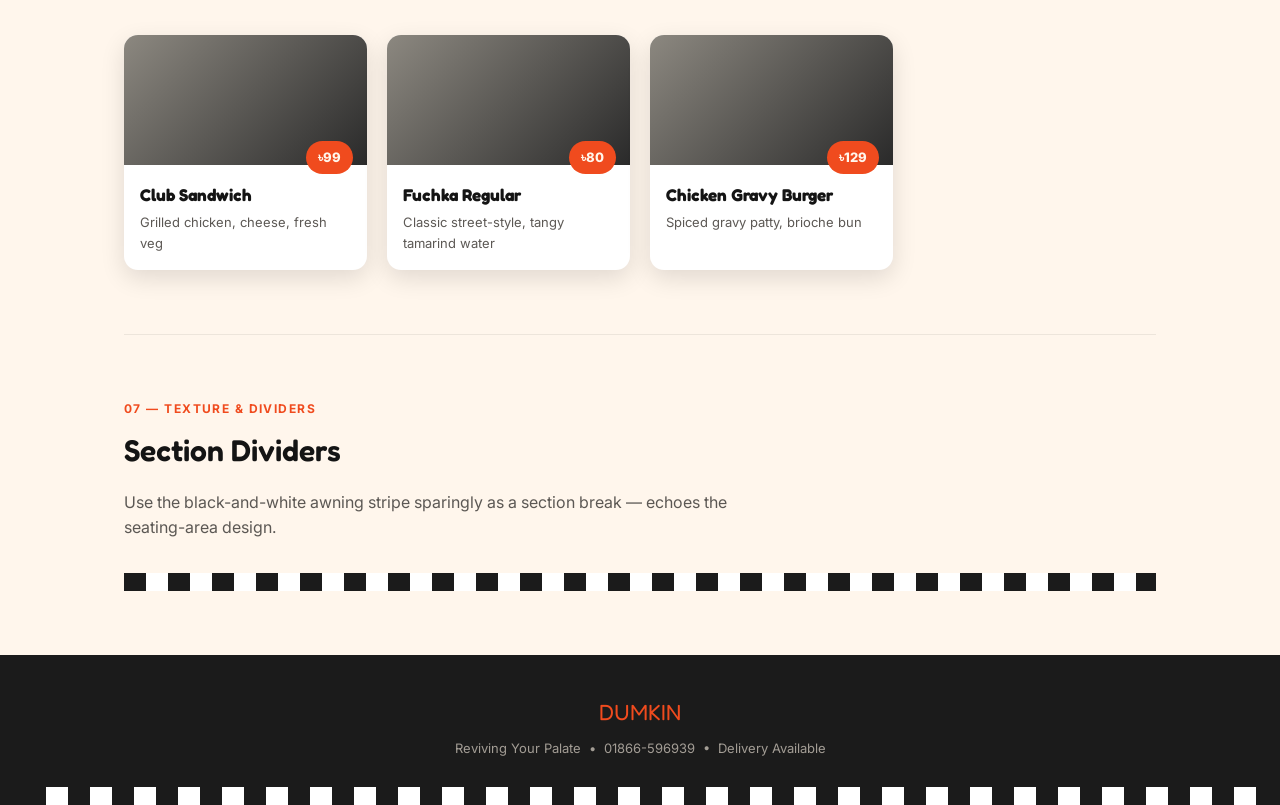
<file: design.html>
<!DOCTYPE html>
<html lang="en">
<head>
<meta charset="UTF-8">
<meta name="viewport" content="width=device-width, initial-scale=1.0">
<title>Dumkin — Design System</title>
<link rel="preconnect" href="https://fonts.googleapis.com">
<link href="https://fonts.googleapis.com/css2?family=Fredoka:wght@400;500;600;700&family=Inter:wght@400;500;600;700;800&display=swap" rel="stylesheet">
<style>
  :root {
    --dumkin-orange: #F04B1E;
    --dumkin-orange-dark: #C93712;
    --dumkin-maroon: #A8321C;
    --dumkin-charcoal: #1B1B1B;
    --dumkin-charcoal-soft: #2A2A2A;
    --dumkin-cream: #FFF6EC;
    --dumkin-tan: #F1E4C8;
    --dumkin-paper: #FFFFFF;
    --dumkin-gold: #FFB627;
    --dumkin-grey-brick: #8C8880;
    --dumkin-green-turf: #3B7A3E;
    --dumkin-ink: #141414;
    --dumkin-ink-soft: #5C5854;

    --font-display: 'Fredoka', sans-serif;
    --font-body: 'Inter', sans-serif;

    --radius-pill: 999px;
    --radius-card: 14px;
    --shadow-card: 0 8px 24px rgba(0,0,0,0.12);
  }

  * { box-sizing: border-box; }

  body {
    margin: 0;
    background: var(--dumkin-cream);
    color: var(--dumkin-ink);
    font-family: var(--font-body);
    line-height: 1.6;
  }

  .wrap { max-width: 1080px; margin: 0 auto; padding: 0 24px; }

  h1, h2, h3 {
    font-family: var(--font-display);
    font-weight: 600;
    margin: 0 0 8px;
  }

  section { padding: 64px 0; border-bottom: 1px solid rgba(0,0,0,0.07); }
  section:last-child { border-bottom: none; }

  .eyebrow {
    font-family: var(--font-body);
    font-weight: 700;
    text-transform: uppercase;
    letter-spacing: 0.12em;
    font-size: 12px;
    color: var(--dumkin-orange);
    margin-bottom: 8px;
    display: block;
  }

  .section-title { font-size: 30px; margin-bottom: 8px; }
  .section-sub { color: var(--dumkin-ink-soft); margin-bottom: 32px; max-width: 640px; }

  /* HERO */
  .hero {
    background:
      linear-gradient(180deg, rgba(15,15,15,0.55) 0%, rgba(15,15,15,0.92) 100%),
      repeating-linear-gradient(135deg, #3a3a3a 0px, #3a3a3a 2px, #2f2f2f 2px, #2f2f2f 40px);
    color: var(--dumkin-cream);
    padding: 90px 24px 70px;
    text-align: center;
  }
  .hero .tag {
    letter-spacing: 0.25em;
    text-transform: uppercase;
    font-size: 12px;
    color: var(--dumkin-gold);
    margin-bottom: 18px;
  }
  .hero h1 {
    font-size: clamp(48px, 9vw, 96px);
    color: var(--dumkin-orange);
    letter-spacing: -0.02em;
    line-height: 0.95;
    text-transform: uppercase;
    text-shadow: 0 6px 0 rgba(0,0,0,0.25);
  }
  .hero p.sub {
    font-family: var(--font-body);
    font-weight: 500;
    color: var(--dumkin-cream);
    opacity: 0.85;
    margin-top: 14px;
    font-size: 16px;
  }

  /* COLOR SWATCHES */
  .swatch-grid {
    display: grid;
    grid-template-columns: repeat(auto-fill, minmax(210px, 1fr));
    gap: 20px;
  }
  .swatch {
    border-radius: var(--radius-card);
    overflow: hidden;
    box-shadow: var(--shadow-card);
    background: var(--dumkin-paper);
  }
  .swatch .fill { height: 90px; }
  .swatch .meta { padding: 12px 14px; }
  .swatch .name { font-weight: 700; font-size: 14px; }
  .swatch .hex { font-family: monospace; color: var(--dumkin-ink-soft); font-size: 13px; }

  /* TYPE SPECIMEN */
  .specimen { margin-bottom: 28px; }
  .specimen .label {
    font-size: 12px; text-transform: uppercase; letter-spacing: 0.08em;
    color: var(--dumkin-ink-soft); margin-bottom: 6px;
  }
  .display-xl { font-family: var(--font-display); font-size: 56px; font-weight: 700; text-transform: uppercase; color: var(--dumkin-charcoal); letter-spacing: -0.01em;}
  .display-l { font-family: var(--font-display); font-size: 34px; font-weight: 600; color: var(--dumkin-charcoal);}
  .body-l { font-family: var(--font-body); font-size: 18px; color: var(--dumkin-ink); max-width: 560px;}
  .caption { font-family: var(--font-body); font-weight: 700; text-transform: uppercase; letter-spacing: 0.15em; font-size: 12px; color: var(--dumkin-orange);}

  /* BUTTONS */
  .btn-row { display: flex; gap: 16px; flex-wrap: wrap; align-items: center; }
  .btn {
    font-family: var(--font-body);
    font-weight: 700;
    text-transform: uppercase;
    font-size: 13px;
    letter-spacing: 0.05em;
    padding: 14px 28px;
    border-radius: var(--radius-pill);
    border: none;
    cursor: pointer;
    transition: all 0.15s ease;
  }
  .btn-primary { background: var(--dumkin-orange); color: var(--dumkin-cream); }
  .btn-primary:hover { background: var(--dumkin-orange-dark); transform: translateY(-1px); }
  .btn-secondary {
    background: transparent;
    color: var(--dumkin-charcoal);
    border: 1.5px solid var(--dumkin-charcoal);
  }
  .btn-secondary:hover { background: var(--dumkin-charcoal); color: var(--dumkin-cream); }
  .btn-dark-secondary {
    background: transparent;
    color: var(--dumkin-cream);
    border: 1.5px solid var(--dumkin-cream);
  }

  /* MENU COMPONENT */
  .menu-demo {
    background: var(--dumkin-charcoal);
    border-radius: var(--radius-card);
    overflow: hidden;
    max-width: 480px;
    box-shadow: var(--shadow-card);
  }
  .menu-demo .cat-header {
    background: var(--dumkin-orange);
    color: var(--dumkin-cream);
    font-family: var(--font-display);
    font-weight: 600;
    text-transform: uppercase;
    letter-spacing: 0.04em;
    padding: 10px 20px;
    font-size: 15px;
  }
  .menu-demo .rows { padding: 6px 20px 16px; }
  .menu-row {
    display: flex;
    justify-content: space-between;
    align-items: center;
    padding: 12px 0;
    border-bottom: 1px dashed rgba(255,246,236,0.15);
  }
  .menu-row:last-child { border-bottom: none; }
  .menu-row .item-name { color: var(--dumkin-cream); font-weight: 600; font-size: 15px; }
  .menu-row .item-desc { color: #b8b3ac; font-size: 12px; margin-top: 2px; }
  .price-bubble {
    background: var(--dumkin-cream);
    color: var(--dumkin-charcoal);
    font-weight: 800;
    font-size: 13px;
    padding: 6px 12px;
    border-radius: var(--radius-pill);
    white-space: nowrap;
  }

  /* CARDS */
  .card-grid { display: grid; grid-template-columns: repeat(auto-fill, minmax(220px,1fr)); gap: 20px; }
  .food-card {
    background: var(--dumkin-paper);
    border-radius: var(--radius-card);
    box-shadow: var(--shadow-card);
    overflow: hidden;
    position: relative;
  }
  .food-card .img {
    height: 130px;
    background: linear-gradient(135deg, var(--dumkin-grey-brick), var(--dumkin-charcoal-soft));
  }
  .food-card .body { padding: 16px; }
  .food-card .price-bubble { position: absolute; top: 106px; right: 14px; background: var(--dumkin-orange); color: var(--dumkin-cream); }
  .food-card h4 { margin: 0 0 4px; font-family: var(--font-display); font-size: 17px; }
  .food-card p { margin: 0; font-size: 13px; color: var(--dumkin-ink-soft); }

  /* SECTION TEXTURE DIVIDER */
  .stripe-divider {
    height: 18px;
    background: repeating-linear-gradient(90deg, #1B1B1B 0 22px, #FFFFFF 22px 44px);
  }

  footer {
    background: var(--dumkin-charcoal);
    color: var(--dumkin-cream);
    text-align: center;
    padding: 40px 24px 0;
  }
  footer .foot-inner { padding-bottom: 28px; }
  footer .wordmark { font-family: var(--font-display); color: var(--dumkin-orange); font-size: 22px; text-transform: uppercase; }
  footer .small { color: #a39d95; font-size: 13px; margin-top: 8px; }

  code.token { background: rgba(0,0,0,0.06); padding: 2px 6px; border-radius: 4px; font-size: 13px;}
</style>
</head>
<body>

  <div class="hero">
    <div class="tag">Design System</div>
    <h1>Dumkin</h1>
    <p class="sub">Reviving Your Palate — website &amp; social media style guide</p>
  </div>

  <div class="wrap">

    <section>
      <span class="eyebrow">01 — Color Palette</span>
      <h2 class="section-title">Colors</h2>
      <p class="section-sub">Orange is the hero. Charcoal and cream carry the layout. Gold and turf green are seasoning — use sparingly.</p>
      <div class="swatch-grid">
        <div class="swatch"><div class="fill" style="background:var(--dumkin-orange)"></div><div class="meta"><div class="name">Dumkin Orange</div><div class="hex">#F04B1E</div></div></div>
        <div class="swatch"><div class="fill" style="background:var(--dumkin-orange-dark)"></div><div class="meta"><div class="name">Orange Dark</div><div class="hex">#C93712</div></div></div>
        <div class="swatch"><div class="fill" style="background:var(--dumkin-maroon)"></div><div class="meta"><div class="name">Maroon</div><div class="hex">#A8321C</div></div></div>
        <div class="swatch"><div class="fill" style="background:var(--dumkin-charcoal)"></div><div class="meta"><div class="name">Charcoal</div><div class="hex">#1B1B1B</div></div></div>
        <div class="swatch"><div class="fill" style="background:var(--dumkin-charcoal-soft)"></div><div class="meta"><div class="name">Charcoal Soft</div><div class="hex">#2A2A2A</div></div></div>
        <div class="swatch"><div class="fill" style="background:var(--dumkin-cream); border-bottom:1px solid #eee"></div><div class="meta"><div class="name">Cream</div><div class="hex">#FFF6EC</div></div></div>
        <div class="swatch"><div class="fill" style="background:var(--dumkin-tan); border-bottom:1px solid #eee"></div><div class="meta"><div class="name">Tan (print menu)</div><div class="hex">#F1E4C8</div></div></div>
        <div class="swatch"><div class="fill" style="background:var(--dumkin-gold)"></div><div class="meta"><div class="name">Gold</div><div class="hex">#FFB627</div></div></div>
        <div class="swatch"><div class="fill" style="background:var(--dumkin-grey-brick)"></div><div class="meta"><div class="name">Grey Brick</div><div class="hex">#8C8880</div></div></div>
        <div class="swatch"><div class="fill" style="background:var(--dumkin-green-turf)"></div><div class="meta"><div class="name">Green Turf (accent only)</div><div class="hex">#3B7A3E</div></div></div>
      </div>
    </section>

    <section>
      <span class="eyebrow">02 — Typography</span>
      <h2 class="section-title">Type</h2>
      <p class="section-sub">Display: <strong>Fredoka</strong> (rounded, heavy — echoes the wordmark). Body/UI: <strong>Inter</strong>.</p>

      <div class="specimen">
        <div class="label">Display XL — Hero H1</div>
        <div class="display-xl">Shawarma & Momos</div>
      </div>
      <div class="specimen">
        <div class="label">Display L — Section H2</div>
        <div class="display-l">Fresh off the grill, every day</div>
      </div>
      <div class="specimen">
        <div class="label">Body</div>
        <div class="body-l">Dhakaiya Chicken Shawarma, hand-rolled and grilled to order — paired with our house garlic sauce and fresh-cut pickles.</div>
      </div>
      <div class="specimen">
        <div class="label">Caption / Eyebrow</div>
        <div class="caption">Reviving Your Palate</div>
      </div>
    </section>

    <section>
      <span class="eyebrow">03 — Buttons</span>
      <h2 class="section-title">Buttons</h2>
      <p class="section-sub">Pill-shaped, bold, uppercase. Primary orange for the main conversion action.</p>
      <div class="btn-row">
        <button class="btn btn-primary">Order Now</button>
        <button class="btn btn-secondary">View Menu</button>
      </div>
      <div style="background:var(--dumkin-charcoal); padding:24px; border-radius:14px; margin-top:20px;">
        <div class="btn-row">
          <button class="btn btn-primary">Call &amp; Order</button>
          <button class="btn btn-dark-secondary">Find Us</button>
        </div>
      </div>
    </section>

    <section>
      <span class="eyebrow">04 — Menu Component</span>
      <h2 class="section-title">Menu Board</h2>
      <p class="section-sub">Digitized version of the physical Dumkin menu board — orange category headers, dashed dividers, cream price bubbles.</p>
      <div class="menu-demo">
        <div class="cat-header">Shawarma</div>
        <div class="rows">
          <div class="menu-row">
            <div><div class="item-name">Dhakaiya Chicken Shawarma</div><div class="item-desc">House garlic sauce, pickles</div></div>
            <div class="price-bubble">৳99</div>
          </div>
          <div class="menu-row">
            <div><div class="item-name">Malai Kabab Roll</div><div class="item-desc">Beef option available</div></div>
            <div class="price-bubble">৳120</div>
          </div>
        </div>
        <div class="cat-header">Momos</div>
        <div class="rows">
          <div class="menu-row">
            <div><div class="item-name">Chicken Steam Momos</div><div class="item-desc">5 pcs · house chutney</div></div>
            <div class="price-bubble">৳125</div>
          </div>
          <div class="menu-row">
            <div><div class="item-name">Chicken Creamy Momos</div><div class="item-desc">5 pcs</div></div>
            <div class="price-bubble">৳139</div>
          </div>
        </div>
      </div>
    </section>

    <section>
      <span class="eyebrow">05 — Food Cards</span>
      <h2 class="section-title">Gallery / Menu Cards</h2>
      <p class="section-sub">For grid layouts — gallery sections, featured items, category tiles.</p>
      <div class="card-grid">
        <div class="food-card">
          <div class="img"></div>
          <div class="price-bubble">৳99</div>
          <div class="body"><h4>Club Sandwich</h4><p>Grilled chicken, cheese, fresh veg</p></div>
        </div>
        <div class="food-card">
          <div class="img"></div>
          <div class="price-bubble">৳80</div>
          <div class="body"><h4>Fuchka Regular</h4><p>Classic street-style, tangy tamarind water</p></div>
        </div>
        <div class="food-card">
          <div class="img"></div>
          <div class="price-bubble">৳129</div>
          <div class="body"><h4>Chicken Gravy Burger</h4><p>Spiced gravy patty, brioche bun</p></div>
        </div>
      </div>
    </section>

    <section>
      <span class="eyebrow">07 — Texture &amp; Dividers</span>
      <h2 class="section-title">Section Dividers</h2>
      <p class="section-sub">Use the black-and-white awning stripe sparingly as a section break — echoes the seating-area design.</p>
      <div class="stripe-divider"></div>
    </section>

  </div>

  <footer>
    <div class="foot-inner">
      <div class="wordmark">Dumkin</div>
      <div class="small">Reviving Your Palate &nbsp;•&nbsp; 01866-596939 &nbsp;•&nbsp; Delivery Available</div>
    </div>
    <div class="stripe-divider"></div>
  </footer>

</body>
</html>
</file>
<file: style.css>
/* ============================================================
   DUMKIN — Website Stylesheet
   Brand Design System: design.md
   ============================================================ */

/* ---------- CSS Variables ---------- */
:root {
  --dumkin-orange:       #F04B1E;
  --dumkin-orange-dark:  #C93712;
  --dumkin-maroon:       #A8321C;
  --dumkin-charcoal:     #1B1B1B;
  --dumkin-charcoal-soft:#2A2A2A;
  --dumkin-cream:        #FFF6EC;
  --dumkin-tan:          #F1E4C8;
  --dumkin-paper:        #FFFFFF;
  --dumkin-gold:         #FFB627;
  --dumkin-grey-brick:   #8C8880;
  --dumkin-green-turf:   #3B7A3E;
  --dumkin-ink:          #141414;
  --dumkin-ink-soft:     #5C5854;

  --font-display: 'Fredoka', sans-serif;
  --font-body:    'Inter', sans-serif;

  --radius-pill: 999px;
  --radius-card: 14px;
  --shadow-card: 0 8px 32px rgba(0, 0, 0, 0.13);
  --shadow-hover: 0 16px 48px rgba(0, 0, 0, 0.22);

  --nav-height: 72px;
  --transition: 0.18s ease;
}

/* ---------- Reset & Base ---------- */
*, *::before, *::after { box-sizing: border-box; margin: 0; padding: 0; }

html {
  scroll-behavior: smooth;
  font-size: 16px;
}

body {
  font-family: var(--font-body);
  color: var(--dumkin-ink);
  background: var(--dumkin-cream);
  line-height: 1.6;
  overflow-x: hidden;
}

img { max-width: 100%; display: block; }
a { text-decoration: none; color: inherit; }
ul { list-style: none; }
button { cursor: pointer; font-family: inherit; }

/* ---------- Layout Utilities ---------- */
.wrap {
  max-width: 1160px;
  margin: 0 auto;
  padding: 0 24px;
}

.section {
  padding: 96px 0;
}
.section--light   { background: var(--dumkin-paper); }
.section--dark    { background: var(--dumkin-charcoal); }
.section--cream   { background: var(--dumkin-cream); }
.section--tan     { background: var(--dumkin-tan); }
.section--charcoal{ background: var(--dumkin-charcoal-soft); }

/* ---------- Typography ---------- */
.eyebrow {
  display: block;
  font-family: var(--font-body);
  font-weight: 700;
  font-size: 11px;
  text-transform: uppercase;
  letter-spacing: 0.16em;
  color: var(--dumkin-orange);
  margin-bottom: 10px;
}
.eyebrow--gold { color: var(--dumkin-gold); }

.section-title {
  font-family: var(--font-display);
  font-size: clamp(28px, 4vw, 40px);
  font-weight: 700;
  line-height: 1.1;
  color: var(--dumkin-charcoal);
  margin-bottom: 12px;
}
.section-title--light { color: var(--dumkin-cream); }

.section-sub {
  font-size: 16px;
  color: var(--dumkin-ink-soft);
  max-width: 560px;
  margin-bottom: 56px;
}
.section-sub--muted { color: var(--dumkin-grey-brick); }

/* ---------- Buttons ---------- */
.btn {
  display: inline-flex;
  align-items: center;
  justify-content: center;
  gap: 8px;
  font-family: var(--font-body);
  font-weight: 700;
  font-size: 13px;
  text-transform: uppercase;
  letter-spacing: 0.07em;
  padding: 14px 28px;
  border-radius: var(--radius-pill);
  border: none;
  cursor: pointer;
  transition: all var(--transition);
  white-space: nowrap;
}
.btn--lg { font-size: 14px; padding: 17px 36px; }
.btn--sm { font-size: 12px; padding: 10px 20px; }

.btn-primary {
  background: var(--dumkin-orange);
  color: var(--dumkin-cream);
}
.btn-primary:hover {
  background: var(--dumkin-orange-dark);
  transform: translateY(-2px);
  box-shadow: 0 8px 24px rgba(240, 75, 30, 0.4);
}

.btn-secondary {
  background: transparent;
  color: var(--dumkin-charcoal);
  border: 2px solid var(--dumkin-charcoal);
}
.btn-secondary:hover {
  background: var(--dumkin-charcoal);
  color: var(--dumkin-cream);
}

.btn-ghost {
  background: transparent;
  color: var(--dumkin-cream);
  border: 2px solid rgba(255, 246, 236, 0.5);
}
.btn-ghost:hover {
  background: rgba(255, 246, 236, 0.12);
  border-color: var(--dumkin-cream);
}

.btn-whatsapp {
  background: #25D366;
  color: #fff;
  border: none;
}
.btn-whatsapp:hover {
  background: #1ebe5a;
  transform: translateY(-2px);
  box-shadow: 0 8px 24px rgba(37, 211, 102, 0.4);
}

/* ---------- Price Bubble ---------- */
.price-bubble {
  display: inline-flex;
  align-items: center;
  justify-content: center;
  background: var(--dumkin-orange);
  color: var(--dumkin-cream);
  font-weight: 800;
  font-size: 14px;
  padding: 8px 16px;
  border-radius: var(--radius-pill);
  white-space: nowrap;
  font-family: var(--font-body);
  flex-shrink: 0;
}
.price-bubble--sm {
  font-size: 13px;
  padding: 6px 13px;
}

/* ---------- Stripe Divider ---------- */
.stripe-divider {
  height: 18px;
  background: repeating-linear-gradient(
    90deg,
    var(--dumkin-charcoal) 0 22px,
    var(--dumkin-paper) 22px 44px
  );
}
.stripe-divider--footer {
  opacity: 0.5;
  margin-top: 0;
}

/* ============================================================
   NAVIGATION
   ============================================================ */
.nav {
  position: fixed;
  top: 0;
  left: 0;
  right: 0;
  z-index: 1000;
  background: var(--dumkin-charcoal);
  height: var(--nav-height);
  border-bottom: 1px solid rgba(255,255,255,0.07);
  transition: box-shadow var(--transition);
}
.nav.scrolled {
  box-shadow: 0 4px 32px rgba(0, 0, 0, 0.5);
}

.nav__inner {
  max-width: 1160px;
  margin: 0 auto;
  padding: 0 24px;
  height: 100%;
  display: flex;
  align-items: center;
  gap: 32px;
}

.nav__logo {
  font-family: var(--font-display);
  font-size: 24px;
  font-weight: 700;
  color: var(--dumkin-orange);
  text-transform: uppercase;
  letter-spacing: 0.02em;
  flex-shrink: 0;
}
.nav__logo:hover { color: var(--dumkin-gold); }

.nav__links {
  display: flex;
  gap: 8px;
  margin-left: auto;
}

.nav__link {
  font-size: 13px;
  font-weight: 600;
  color: rgba(255, 246, 236, 0.7);
  padding: 8px 14px;
  border-radius: var(--radius-pill);
  text-transform: uppercase;
  letter-spacing: 0.06em;
  transition: all var(--transition);
}
.nav__link:hover {
  color: var(--dumkin-cream);
  background: rgba(255,255,255,0.08);
}

.nav__cta { margin-left: 8px; }

.nav__burger {
  display: none;
  flex-direction: column;
  gap: 5px;
  background: none;
  border: none;
  padding: 8px;
  margin-left: auto;
}
.nav__burger span {
  display: block;
  width: 24px;
  height: 2px;
  background: var(--dumkin-cream);
  border-radius: 2px;
  transition: all var(--transition);
}
.nav__burger.active span:nth-child(1) { transform: rotate(45deg) translate(5px, 5px); }
.nav__burger.active span:nth-child(2) { opacity: 0; }
.nav__burger.active span:nth-child(3) { transform: rotate(-45deg) translate(5px, -5px); }

/* ============================================================
   HERO
   ============================================================ */
.hero {
  position: relative;
  min-height: 100vh;
  display: flex;
  align-items: center;
  justify-content: center;
  text-align: center;
  overflow: hidden;
  padding-top: var(--nav-height);
}

.hero__bg {
  position: absolute;
  inset: 0;
  z-index: 0;
}

.hero__texture {
  position: absolute;
  inset: 0;
  background:
    repeating-linear-gradient(
      135deg,
      #1a1a1a 0px, #1a1a1a 2px,
      #222222 2px, #222222 40px
    ),
    radial-gradient(ellipse at 20% 50%, rgba(240,75,30,0.08) 0%, transparent 60%),
    radial-gradient(ellipse at 80% 20%, rgba(255,182,39,0.05) 0%, transparent 50%);
}

.hero__scrim {
  position: absolute;
  inset: 0;
  background: linear-gradient(
    180deg,
    rgba(15,15,15,0.4) 0%,
    rgba(15,15,15,0.65) 60%,
    rgba(15,15,15,0.92) 100%
  );
  z-index: 1;
}

.hero__content {
  position: relative;
  z-index: 2;
  max-width: 760px;
  padding: 0 24px;
}

.hero__eyebrow {
  font-size: 12px;
  font-weight: 700;
  text-transform: uppercase;
  letter-spacing: 0.25em;
  color: var(--dumkin-gold);
  margin-bottom: 20px;
  opacity: 0;
  animation: fadeUp 0.7s 0.2s forwards;
}

.hero__title {
  font-family: var(--font-display);
  font-size: clamp(72px, 16vw, 140px);
  font-weight: 700;
  color: var(--dumkin-orange);
  text-transform: uppercase;
  letter-spacing: -0.02em;
  line-height: 0.9;
  text-shadow: 0 8px 0 rgba(0,0,0,0.3), 0 0 80px rgba(240,75,30,0.2);
  opacity: 0;
  animation: fadeUp 0.7s 0.35s forwards;
}

.hero__tagline {
  font-size: 12px;
  font-weight: 700;
  text-transform: uppercase;
  letter-spacing: 0.2em;
  color: rgba(255,246,236,0.6);
  margin-top: 16px;
  margin-bottom: 12px;
  opacity: 0;
  animation: fadeUp 0.7s 0.5s forwards;
}

.hero__sub {
  font-size: clamp(15px, 2.5vw, 18px);
  color: rgba(255, 246, 236, 0.8);
  font-weight: 400;
  max-width: 500px;
  margin: 0 auto 40px;
  opacity: 0;
  animation: fadeUp 0.7s 0.65s forwards;
}

.hero__actions {
  display: flex;
  gap: 16px;
  justify-content: center;
  flex-wrap: wrap;
  opacity: 0;
  animation: fadeUp 0.7s 0.8s forwards;
}

.hero__scroll-hint {
  position: absolute;
  bottom: 36px;
  left: 50%;
  transform: translateX(-50%);
  z-index: 2;
}
.hero__scroll-hint span {
  display: block;
  width: 22px;
  height: 38px;
  border: 2px solid rgba(255,246,236,0.3);
  border-radius: 12px;
  position: relative;
}
.hero__scroll-hint span::after {
  content: '';
  position: absolute;
  top: 6px;
  left: 50%;
  transform: translateX(-50%);
  width: 4px;
  height: 8px;
  background: var(--dumkin-orange);
  border-radius: 2px;
  animation: scrollDot 1.8s ease-in-out infinite;
}

/* ============================================================
   FOOD CARDS (Featured Menu)
   ============================================================ */
.card-grid {
  display: grid;
  grid-template-columns: repeat(auto-fill, minmax(280px, 1fr));
  gap: 24px;
  margin-bottom: 48px;
}

.food-card {
  background: var(--dumkin-paper);
  border-radius: var(--radius-card);
  box-shadow: var(--shadow-card);
  overflow: hidden;
  position: relative;
  transition: transform var(--transition), box-shadow var(--transition);
}
.food-card:hover {
  transform: translateY(-6px);
  box-shadow: var(--shadow-hover);
}

.food-card__img {
  height: 200px;
  position: relative;
  overflow: hidden;
  background: #1a1a1a;
}

.food-card__photo {
  width: 100%;
  height: 100%;
  object-fit: cover;
  object-position: center;
  display: block;
  transition: transform 0.4s ease;
}

.food-card:hover .food-card__photo {
  transform: scale(1.06);
}

.food-card .price-bubble {
  position: absolute;
  top: 176px;
  right: 16px;
  z-index: 2;
  box-shadow: 0 4px 12px rgba(240,75,30,0.4);
}

.food-card__body {
  padding: 16px 20px 20px;
}

.food-card__name {
  font-family: var(--font-display);
  font-size: 19px;
  font-weight: 600;
  color: var(--dumkin-charcoal);
  margin-bottom: 6px;
  margin-top: 8px;
}

.food-card__desc {
  font-size: 13px;
  color: var(--dumkin-ink-soft);
  line-height: 1.5;
  margin-bottom: 16px;
}

.food-card__order {
  width: 100%;
  text-align: center;
}

.section-cta {
  text-align: center;
}

/* ============================================================
   ABOUT / SIGNATURE DISHES
   ============================================================ */
.about__para {
  font-size: 17px;
  color: rgba(255,246,236,0.8);
  max-width: 680px;
  line-height: 1.7;
  margin-bottom: 72px;
}

.signature-grid {
  display: flex;
  flex-direction: column;
  gap: 2px;
}

.sig-card {
  display: grid;
  grid-template-columns: 1fr 1fr;
  min-height: 320px;
  border-radius: var(--radius-card);
  overflow: hidden;
}
.sig-card--reverse { direction: rtl; }
.sig-card--reverse > * { direction: ltr; }

.sig-card__img {
  min-height: 280px;
  overflow: hidden;
  position: relative;
}

.sig-card__photo {
  width: 100%;
  height: 100%;
  object-fit: cover;
  object-position: center;
  display: block;
  transition: transform 0.4s ease;
  position: absolute;
  inset: 0;
}

.sig-card:hover .sig-card__photo {
  transform: scale(1.05);
}

.sig-card__content {
  padding: 48px 40px;
  display: flex;
  flex-direction: column;
  justify-content: center;
  background: var(--dumkin-charcoal-soft);
}

.sig-card__tag {
  display: inline-block;
  font-size: 11px;
  font-weight: 700;
  text-transform: uppercase;
  letter-spacing: 0.14em;
  color: var(--dumkin-gold);
  margin-bottom: 12px;
}

.sig-card__title {
  font-family: var(--font-display);
  font-size: clamp(22px, 3vw, 30px);
  font-weight: 700;
  color: var(--dumkin-cream);
  margin-bottom: 16px;
  line-height: 1.1;
}

.sig-card__desc {
  font-size: 15px;
  color: rgba(255,246,236,0.65);
  line-height: 1.65;
  margin-bottom: 24px;
}

.sig-card__price {
  display: inline-block;
  font-family: var(--font-body);
  font-weight: 800;
  font-size: 22px;
  color: var(--dumkin-orange);
}

/* ============================================================
   FULL MENU BOARD
   ============================================================ */
.menu-board {
  display: grid;
  grid-template-columns: repeat(auto-fill, minmax(340px, 1fr));
  gap: 20px;
}

.menu-category {
  background: var(--dumkin-charcoal);
  border-radius: var(--radius-card);
  overflow: hidden;
  box-shadow: var(--shadow-card);
  transition: transform var(--transition);
}
.menu-category:hover { transform: translateY(-3px); }

.menu-cat-header {
  background: var(--dumkin-orange);
  color: var(--dumkin-cream);
  font-family: var(--font-display);
  font-weight: 600;
  font-size: 15px;
  text-transform: uppercase;
  letter-spacing: 0.06em;
  padding: 12px 20px;
}

.menu-rows { padding: 8px 20px 16px; }

.menu-row {
  display: flex;
  justify-content: space-between;
  align-items: center;
  gap: 16px;
  padding: 12px 0;
  border-bottom: 1px dashed rgba(255,246,236,0.1);
}
.menu-row:last-child { border-bottom: none; }

.menu-item-info {
  display: flex;
  flex-direction: column;
  gap: 3px;
  min-width: 0;
}

.menu-item-name {
  font-weight: 600;
  font-size: 14px;
  color: var(--dumkin-cream);
  line-height: 1.3;
}

.menu-item-desc {
  font-size: 12px;
  color: rgba(255,246,236,0.45);
  line-height: 1.4;
}

/* ============================================================
   REVIEWS
   ============================================================ */
.reviews-meta {
  display: flex;
  align-items: center;
  gap: 12px;
  margin-bottom: 48px;
}

.reviews-score {
  font-family: var(--font-display);
  font-size: 22px;
  font-weight: 700;
  color: var(--dumkin-gold);
}

.reviews-count {
  font-size: 13px;
  color: var(--dumkin-grey-brick);
}

.reviews-grid {
  display: grid;
  grid-template-columns: repeat(auto-fill, minmax(300px, 1fr));
  gap: 20px;
}

.review-card {
  background: var(--dumkin-charcoal-soft);
  border-radius: var(--radius-card);
  padding: 28px;
  border: 1px solid rgba(255,255,255,0.05);
  transition: transform var(--transition), border-color var(--transition);
}
.review-card:hover {
  transform: translateY(-4px);
  border-color: rgba(240,75,30,0.3);
}

.review-card__stars {
  font-size: 16px;
  margin-bottom: 16px;
  letter-spacing: 2px;
}

.review-card__quote {
  font-style: italic;
  font-size: 15px;
  color: rgba(255,246,236,0.85);
  line-height: 1.65;
  margin-bottom: 20px;
  quotes: "\201C" "\201D";
}
.review-card__quote::before { content: open-quote; }
.review-card__quote::after  { content: close-quote; }

.review-card__footer {
  display: flex;
  flex-direction: column;
  gap: 3px;
  border-top: 1px solid rgba(255,255,255,0.07);
  padding-top: 16px;
}

.review-card__name {
  font-weight: 700;
  font-size: 14px;
  color: var(--dumkin-cream);
}

.review-card__source {
  font-size: 12px;
  color: var(--dumkin-grey-brick);
}

/* ============================================================
   GALLERY
   ============================================================ */
.gallery-grid {
  display: grid;
  grid-template-columns: repeat(2, 1fr);
  grid-template-rows: repeat(2, 340px);
  gap: 12px;
}

.gallery-item {
  border-radius: var(--radius-card);
  overflow: hidden;
  position: relative;
  cursor: pointer;
}

.gallery-item__photo {
  width: 100%;
  height: 100%;
  object-fit: cover;
  object-position: center;
  display: block;
  transition: transform 0.4s ease;
}

.gallery-item:hover .gallery-item__photo {
  transform: scale(1.06);
}

/* No overlay/title shown in gallery — titles removed */

/* ============================================================
   VISIT US
   ============================================================ */
.visit-grid {
  display: grid;
  grid-template-columns: 1fr 1.2fr;
  gap: 48px;
  align-items: start;
}

.visit-info {
  display: flex;
  flex-direction: column;
  gap: 28px;
}

.visit-detail {
  display: flex;
  gap: 18px;
  align-items: flex-start;
}

.visit-icon {
  font-size: 22px;
  flex-shrink: 0;
  margin-top: 2px;
  width: 28px;
}

.visit-detail strong {
  display: block;
  font-size: 12px;
  text-transform: uppercase;
  letter-spacing: 0.1em;
  color: var(--dumkin-gold);
  margin-bottom: 4px;
  font-weight: 700;
}

.visit-detail p {
  font-size: 16px;
  color: rgba(255,246,236,0.8);
  line-height: 1.6;
}

.visit-phone-link {
  color: var(--dumkin-orange);
  font-weight: 700;
  font-size: 22px;
  transition: color var(--transition);
}
.visit-phone-link:hover { color: var(--dumkin-gold); }

.muted { color: var(--dumkin-grey-brick); font-size: 13px; }

.visit-actions {
  display: flex;
  gap: 12px;
  flex-wrap: wrap;
  padding-top: 8px;
}

.visit-map {
  height: 380px;
  border-radius: var(--radius-card);
  overflow: hidden;
  box-shadow: var(--shadow-card);
  border: 2px solid rgba(255,255,255,0.07);
}
.visit-map iframe { border-radius: var(--radius-card); }

/* ============================================================
   FOOTER
   ============================================================ */
.footer {
  background: var(--dumkin-charcoal);
  padding-top: 72px;
}

.footer__social {
  margin-top: 16px;
}

.footer__social-link {
  display: inline-flex;
  align-items: center;
  gap: 8px;
  font-size: 14px;
  font-weight: 600;
  color: rgba(255,246,236,0.6);
  transition: color var(--transition);
  padding: 6px 12px;
  border-radius: var(--radius-pill);
  border: 1px solid rgba(255,255,255,0.1);
}
.footer__social-link:hover {
  color: #1877F2;
  border-color: #1877F2;
  background: rgba(24,119,242,0.08);
}

.footer__inner {
  display: grid;
  grid-template-columns: 2fr 1fr 1fr;
  gap: 48px;
  padding-bottom: 48px;
  border-bottom: 1px solid rgba(255,255,255,0.07);
}

.footer__logo {
  font-family: var(--font-display);
  font-size: 28px;
  font-weight: 700;
  color: var(--dumkin-orange);
  text-transform: uppercase;
  letter-spacing: 0.02em;
  margin-bottom: 8px;
}

.footer__tagline {
  font-size: 13px;
  color: var(--dumkin-grey-brick);
  text-transform: uppercase;
  letter-spacing: 0.12em;
  font-weight: 600;
}

.footer__links-title {
  font-size: 11px;
  font-weight: 700;
  text-transform: uppercase;
  letter-spacing: 0.14em;
  color: var(--dumkin-gold);
  margin-bottom: 16px;
}

.footer__links ul {
  display: flex;
  flex-direction: column;
  gap: 10px;
}

.footer__links a,
.footer__contact a {
  font-size: 14px;
  color: rgba(255,246,236,0.6);
  transition: color var(--transition);
}
.footer__links a:hover,
.footer__contact a:hover { color: var(--dumkin-orange); }

.footer__contact p {
  font-size: 14px;
  color: rgba(255,246,236,0.6);
  margin-bottom: 8px;
  line-height: 1.5;
}

.footer__hours {
  font-size: 12px !important;
  color: var(--dumkin-grey-brick) !important;
  margin-top: 4px;
}

.footer__copy {
  padding: 20px 0;
}
.footer__copy p {
  font-size: 12px;
  color: var(--dumkin-grey-brick);
  text-align: center;
}

/* ============================================================
   ANIMATIONS
   ============================================================ */
@keyframes fadeUp {
  from { opacity: 0; transform: translateY(24px); }
  to   { opacity: 1; transform: translateY(0); }
}

@keyframes scrollDot {
  0%, 100% { transform: translateX(-50%) translateY(0); opacity: 1; }
  80%       { transform: translateX(-50%) translateY(14px); opacity: 0; }
}

/* Scroll reveal classes */
.reveal {
  opacity: 0;
  transform: translateY(30px);
  transition: opacity 0.6s ease, transform 0.6s ease;
}
.reveal.visible {
  opacity: 1;
  transform: translateY(0);
}
.reveal-delay-1 { transition-delay: 0.1s; }
.reveal-delay-2 { transition-delay: 0.2s; }
.reveal-delay-3 { transition-delay: 0.3s; }
.reveal-delay-4 { transition-delay: 0.4s; }

/* ============================================================
   RESPONSIVE — TABLET (768px)
   ============================================================ */
@media (max-width: 900px) {
  .nav__links, .nav__cta { display: none; }
  .nav__links.open {
    display: flex;
    flex-direction: column;
    position: fixed;
    top: var(--nav-height);
    left: 0;
    right: 0;
    background: var(--dumkin-charcoal);
    padding: 24px;
    gap: 4px;
    border-bottom: 2px solid var(--dumkin-orange);
    z-index: 999;
  }
  .nav__links.open .nav__link {
    font-size: 16px;
    padding: 14px 16px;
  }
  .nav__burger { display: flex; }

  .sig-card {
    grid-template-columns: 1fr;
  }
  .sig-card--reverse { direction: ltr; }
  .sig-card__img { min-height: 200px; }

  .visit-grid {
    grid-template-columns: 1fr;
  }
  .visit-map { height: 280px; }

  .footer__inner {
    grid-template-columns: 1fr 1fr;
  }
  .footer__brand { grid-column: 1 / -1; }

  .gallery-grid {
    grid-template-columns: repeat(2, 1fr);
    grid-template-rows: auto;
  }
  .gallery-item { height: 200px; }
}

/* ============================================================
   RESPONSIVE — MOBILE (480px)
   ============================================================ */
@media (max-width: 520px) {
  .section { padding: 64px 0; }

  .hero__actions { flex-direction: column; align-items: center; }
  .hero__actions .btn { width: 100%; max-width: 280px; }

  .card-grid { grid-template-columns: 1fr; }

  .menu-board { grid-template-columns: 1fr; }

  .reviews-grid { grid-template-columns: 1fr; }

  .gallery-grid {
    grid-template-columns: 1fr 1fr;
    grid-template-rows: auto;
  }
  .gallery-item { height: 160px; }

  .footer__inner {
    grid-template-columns: 1fr;
    gap: 32px;
  }

  .visit-actions { flex-direction: column; }
  .visit-actions .btn { width: 100%; }

  .sig-card__content { padding: 28px 24px; }
}
</file>
